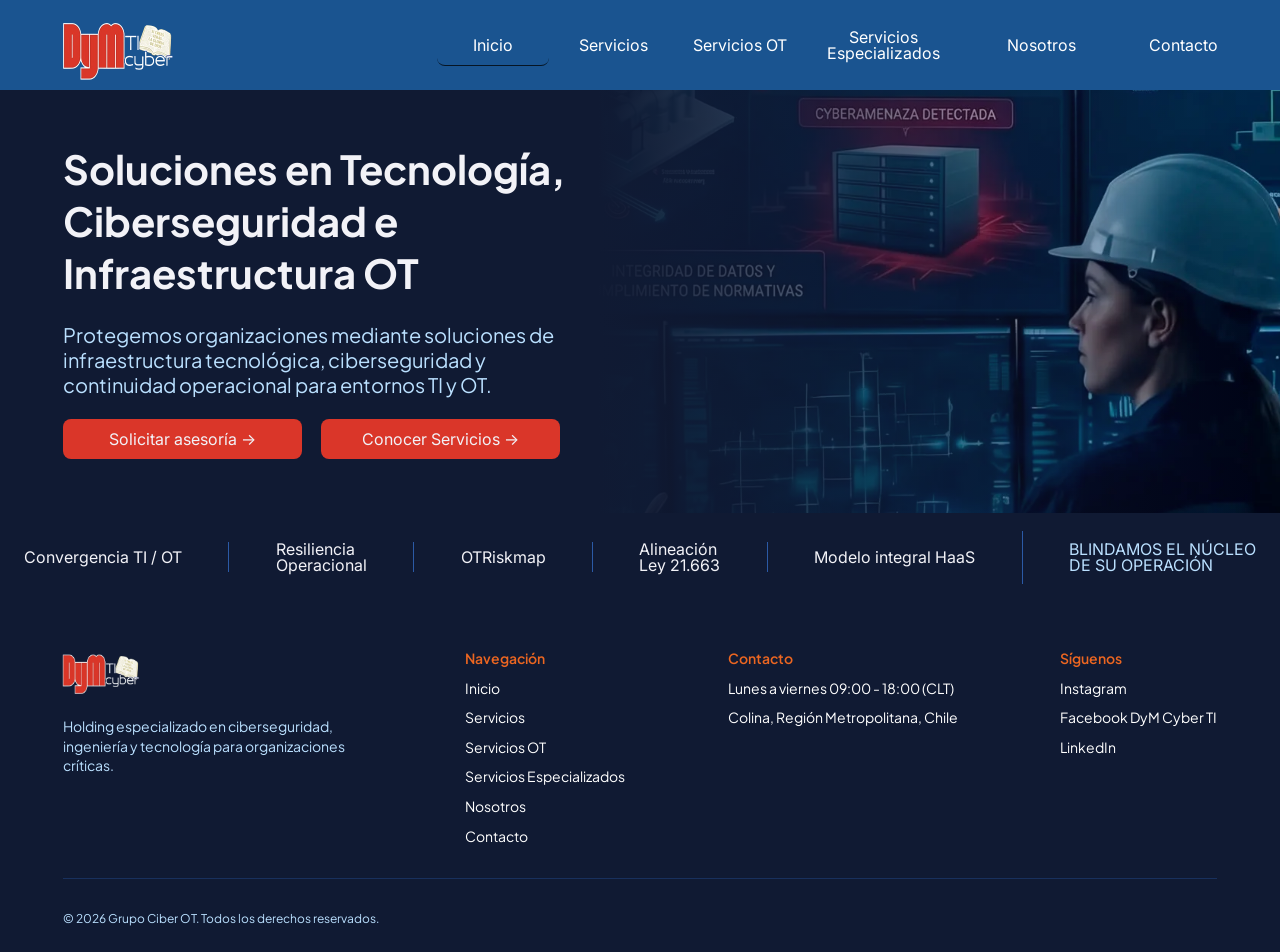
<file: index.html>
<!DOCTYPE html>
<html lang="es">
<head>
  <meta charset="UTF-8">
  <meta name="viewport" content="width=device-width, initial-scale=1.0">
  <title>DyM Cyber - Tecnología y Ciberseguridad</title>
  <link rel="icon" href="favicon.ico" sizes="32x32">
  <link rel="icon" href="imagenes/favicon.png" type="image/png">
  <link rel="apple-touch-icon" href="imagenes/apple-touch-icon.png">
  <!-- Precarga la página del menú al pasar el mouse, para que el cambio sea instantáneo (Chrome y Edge) -->
  <script type="speculationrules">{ "prerender": [{ "where": { "href_matches": "/*" }, "eagerness": "moderate" }] }</script>
  <meta name="description" content="DyM Cyber ofrece soluciones de tecnología, ciberseguridad, infraestructura TI y OT, automatización industrial, conectividad y continuidad operacional.">
  <link rel="preconnect" href="https://fonts.googleapis.com">
  <link rel="preconnect" href="https://fonts.gstatic.com" crossorigin>
  <link href="https://fonts.googleapis.com/css2?family=Inter:wght@400&family=Plus+Jakarta+Sans:wght@400;600;700&display=swap" rel="stylesheet">
  <link rel="stylesheet" href="css/estilos.css">
</head>
<body>

  <!-- Componente: Header -->
  <header class="header">
    <div class="header__barra">
      <a href="index.html" class="header__logo">
        <img src="imagenes/logo.png" alt="DyM Cyber" data-logo>
      </a>
      <span class="header__lema">"Si crees, verás la gloria de Dios"</span>
      <button class="menu__boton-movil" aria-label="Abrir menú" aria-expanded="false">☰</button>
      <nav class="header__nav">
        <ul class="menu">
          <li><a href="index.html" class="menu__item menu__item--activo">Inicio</a></li>
          <li><a href="servicios.html" class="menu__item">Servicios</a></li>
          <li><a href="servicios-ot.html" class="menu__item">Servicios OT</a></li>
          <li><a href="servicios-especializados.html" class="menu__item">Servicios<br>Especializados</a></li>
          <li><a href="nosotros.html" class="menu__item menu__item--ancho">Nosotros</a></li>
          <li><a href="contacto.html" class="menu__item">Contacto</a></li>
        </ul>
      </nav>
    </div>
  </header>

  <main>
    <!-- Hero -->
    <section class="hero">
      <div class="hero__contenido">
        <h1 class="hero__titulo">Soluciones en Tecnología, Ciberseguridad e Infraestructura OT</h1>
        <p class="hero__texto">Protegemos organizaciones mediante soluciones de infraestructura tecnológica, ciberseguridad y continuidad operacional para entornos TI y OT.</p>
        <div class="hero__botones">
          <a href="contacto.html" class="boton boton--cta">Solicitar asesoría →</a>
          <a href="servicios.html" class="boton boton--cta">Conocer Servicios →</a>
        </div>
      </div>
    </section>

    <!-- Franja de pilares -->
    <section class="pilares">
      <ul class="pilares__lista">
        <li class="pilares__item">Convergencia TI / OT</li>
        <li class="pilares__divisor" aria-hidden="true"></li>
        <li class="pilares__item">Resiliencia<br>Operacional</li>
        <li class="pilares__divisor" aria-hidden="true"></li>
        <li class="pilares__item">OTRiskmap</li>
        <li class="pilares__divisor" aria-hidden="true"></li>
        <li class="pilares__item">Alineación<br>Ley 21.663</li>
        <li class="pilares__divisor" aria-hidden="true"></li>
        <li class="pilares__item">Modelo integral HaaS</li>
        <li class="pilares__divisor pilares__divisor--alto" aria-hidden="true"></li>
        <li class="pilares__item pilares__lema">BLINDAMOS EL NÚCLEO<br>DE SU OPERACIÓN</li>
      </ul>
    </section>
  </main>

  <!-- Componente: Footer -->
  <footer class="footer">
    <div class="footer__interior">
      <div class="footer__columnas">
        <div class="footer__marca">
          <img src="imagenes/logo.png" alt="DyM Cyber" data-logo>
          <p>Holding especializado en ciberseguridad, ingeniería y tecnología para organizaciones críticas.</p>
        </div>
        <div class="footer__col">
          <h3>Navegación</h3>
          <ul>
            <li><a href="index.html">Inicio</a></li>
            <li><a href="servicios.html">Servicios</a></li>
            <li><a href="servicios-ot.html">Servicios OT</a></li>
            <li><a href="servicios-especializados.html">Servicios Especializados</a></li>
            <li><a href="nosotros.html">Nosotros</a></li>
            <li><a href="contacto.html">Contacto</a></li>
          </ul>
        </div>
        <div class="footer__col">
          <h3>Contacto</h3>
          <ul>
            <li>Lunes a viernes 09:00 - 18:00 (CLT)</li>
            <li>Colina, Región Metropolitana, Chile</li>
          </ul>
        </div>
        <div class="footer__col">
          <h3>Síguenos</h3>
          <ul>
            <li>Instagram<!-- Pendiente: enlace a la cuenta de DyM --></li>
            <li><a href="https://www.facebook.com/people/DyM-cyber-TI/61595454421816/" target="_blank" rel="noopener">Facebook DyM Cyber TI</a></li>
            <li><a href="https://www.linkedin.com/company/dymti/" target="_blank" rel="noopener">LinkedIn</a></li>
          </ul>
        </div>
      </div>
      <hr class="footer__divisor">
      <p class="footer__copy">© 2026 Grupo Ciber OT. Todos los derechos reservados.</p>
    </div>
  </footer>

  <script src="js/main.js"></script>
</body>
</html>
</file>
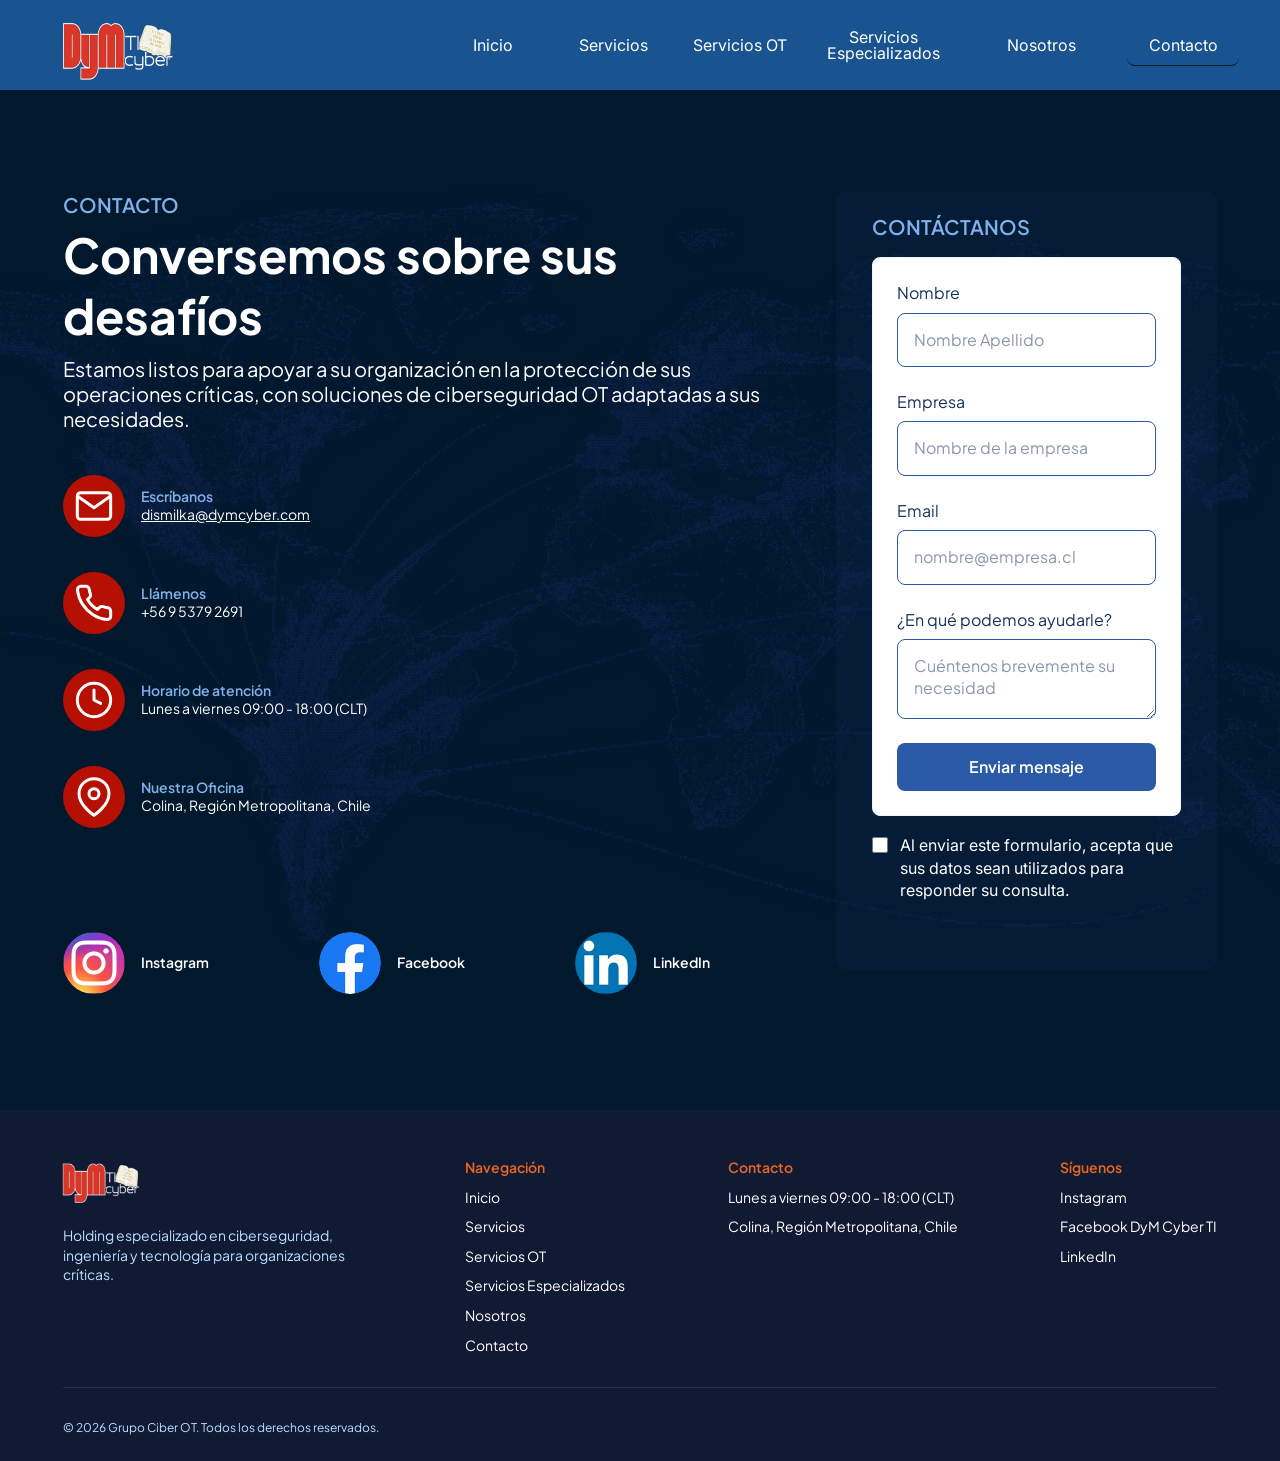
<file: contacto.html>
<!DOCTYPE html>
<html lang="es">
<head>
  <meta charset="UTF-8">
  <meta name="viewport" content="width=device-width, initial-scale=1.0">
  <title>Contacto - DyM Cyber</title>
  <link rel="icon" href="favicon.ico" sizes="32x32">
  <link rel="icon" href="imagenes/favicon.png" type="image/png">
  <link rel="apple-touch-icon" href="imagenes/apple-touch-icon.png">
  <!-- Precarga la página del menú al pasar el mouse, para que el cambio sea instantáneo (Chrome y Edge) -->
  <script type="speculationrules">{ "prerender": [{ "where": { "href_matches": "/*" }, "eagerness": "moderate" }] }</script>
  <meta name="description" content="Conversemos sobre los desafíos de su organización. Contacte a DyM Cyber para soluciones de ciberseguridad OT adaptadas a sus necesidades.">
  <link rel="preconnect" href="https://fonts.googleapis.com">
  <link rel="preconnect" href="https://fonts.gstatic.com" crossorigin>
  <link href="https://fonts.googleapis.com/css2?family=Inter:wght@400;600&family=Plus+Jakarta+Sans:wght@400;600;700&display=swap" rel="stylesheet">
  <link rel="stylesheet" href="css/estilos.css">
</head>
<body>

  <!-- Componente: Header -->
  <header class="header">
    <div class="header__barra">
      <a href="index.html" class="header__logo">
        <img src="imagenes/logo.png" alt="DyM Cyber" data-logo>
      </a>
      <span class="header__lema">"Si crees, verás la gloria de Dios"</span>
      <button class="menu__boton-movil" aria-label="Abrir menú" aria-expanded="false">☰</button>
      <nav class="header__nav">
        <ul class="menu">
          <li><a href="index.html" class="menu__item">Inicio</a></li>
          <li><a href="servicios.html" class="menu__item">Servicios</a></li>
          <li><a href="servicios-ot.html" class="menu__item">Servicios OT</a></li>
          <li><a href="servicios-especializados.html" class="menu__item">Servicios<br>Especializados</a></li>
          <li><a href="nosotros.html" class="menu__item menu__item--ancho">Nosotros</a></li>
          <li><a href="contacto.html" class="menu__item menu__item--activo">Contacto</a></li>
        </ul>
      </nav>
    </div>
  </header>

  <main class="contacto">
    <!-- Fondo: mapa al 20 %. Si el navegador tiene WebGPU, el lienzo le agrega el brillo que sigue al mouse -->
    <img class="contacto__fondo" src="imagenes/con-fondo.webp" alt="" width="4096" height="2733">
    <canvas class="contacto__brillo" data-brillo="imagenes/con-fondo.webp" aria-hidden="true"></canvas>

    <div class="contacto__interior contenedor">
      <div class="contacto__info">
        <div class="titulo-seccion titulo-seccion--claro">
          <p class="titulo-seccion__etiqueta">Contacto</p>
          <h1 class="titulo-seccion__titulo contacto__titulo">Conversemos sobre sus desafíos</h1>
        </div>
        <p class="contacto__texto">Estamos listos para apoyar a su organización en la protección de sus operaciones críticas, con soluciones de ciberseguridad OT adaptadas a sus necesidades.</p>

        <ul class="datos-contacto">
          <li class="dato">
            <span class="dato__icono"><img src="imagenes/icono-correo.svg" alt="" width="40" height="40"></span>
            <div>
              <p class="dato__titulo">Escríbanos</p>
              <a class="dato__valor dato__valor--enlace" href="mailto:dismilka@dymcyber.com">dismilka@dymcyber.com</a>
            </div>
          </li>
          <li class="dato">
            <span class="dato__icono"><img src="imagenes/icono-telefono.svg" alt="" width="40" height="40"></span>
            <div>
              <p class="dato__titulo">Llámenos</p>
              <a class="dato__valor" href="tel:+56953792691">+56 9 5379 2691</a>
            </div>
          </li>
          <li class="dato">
            <span class="dato__icono"><img src="imagenes/icono-reloj.svg" alt="" width="40" height="40"></span>
            <div>
              <p class="dato__titulo">Horario de atención</p>
              <p class="dato__valor">Lunes a viernes 09:00 - 18:00 (CLT)</p>
            </div>
          </li>
          <li class="dato">
            <span class="dato__icono"><img src="imagenes/icono-ubicacion.svg" alt="" width="40" height="40"></span>
            <div>
              <p class="dato__titulo">Nuestra Oficina</p>
              <p class="dato__valor">Colina, Región Metropolitana, Chile</p>
            </div>
          </li>
        </ul>

        <!-- Falta el enlace de Instagram de DyM (en Figma dice "...") -->
        <ul class="redes">
          <li class="red">
            <span class="red__logo"><img src="imagenes/logo-instagram.webp" alt="" width="62" height="62"></span>
            <span class="red__nombre">Instagram</span>
          </li>
          <li class="red">
            <a class="red__enlace" href="https://www.facebook.com/people/DyM-cyber-TI/61595454421816/" target="_blank" rel="noopener">
              <span class="red__logo"><img src="imagenes/logo-facebook.webp" alt="" width="62" height="62"></span>
              <span class="red__nombre">Facebook</span>
            </a>
          </li>
          <li class="red">
            <a class="red__enlace" href="https://www.linkedin.com/company/dymti/" target="_blank" rel="noopener">
              <span class="red__logo red__logo--linkedin"><img src="imagenes/logo-linkedin.webp" alt="" width="62" height="62"></span>
              <span class="red__nombre">LinkedIn</span>
            </a>
          </li>
        </ul>
      </div>

      <!-- Formulario: falta definir con el equipo cómo se envía y a qué correo -->
      <div class="panel-form">
        <h2 class="titulo-seccion__etiqueta panel-form__titulo">Contáctanos</h2>
        <form class="form" id="form-contacto" novalidate>
          <div class="campo">
            <label class="campo__etiqueta" for="nombre">Nombre</label>
            <input class="input" id="nombre" name="nombre" type="text" placeholder="Nombre Apellido" autocomplete="name" required>
          </div>
          <div class="campo">
            <label class="campo__etiqueta" for="empresa">Empresa</label>
            <input class="input" id="empresa" name="empresa" type="text" placeholder="Nombre de la empresa" autocomplete="organization">
          </div>
          <div class="campo">
            <label class="campo__etiqueta" for="email">Email</label>
            <input class="input" id="email" name="email" type="email" placeholder="nombre@empresa.cl" autocomplete="email" required>
          </div>
          <div class="campo">
            <label class="campo__etiqueta" for="mensaje">¿En qué podemos ayudarle?</label>
            <textarea class="input input--area" id="mensaje" name="mensaje" placeholder="Cuéntenos brevemente su necesidad" required></textarea>
          </div>
          <!-- Campo trampa contra spam: las personas no lo ven; si un robot lo llena, FormSubmit descarta el mensaje -->
          <input class="form__trampa" type="text" name="_honey" tabindex="-1" autocomplete="off" aria-hidden="true">
          <button class="boton boton--azul form__enviar" type="submit">Enviar mensaje</button>
        </form>
        <label class="consentimiento">
          <input type="checkbox" name="consentimiento" form="form-contacto" required>
          <span>Al enviar este formulario, acepta que sus datos sean utilizados para responder su consulta.</span>
        </label>
        <p class="form__estado" id="form-estado" role="status"></p>
      </div>
    </div>

    <!-- Aviso de confirmación (Figma: "Dialog Body"). Aparece al enviar el formulario -->
    <dialog class="aviso" id="aviso-enviado" aria-labelledby="aviso-titulo" tabindex="-1">
      <h2 class="aviso__titulo" id="aviso-titulo">¡Solicitud recibida!</h2>
      <p class="aviso__texto">Gracias por comunicarte con DyM Cyber.<br>Un especialista evaluará tu mensaje y te contactará a la brevedad.</p>
      <button class="aviso__cerrar" type="button" aria-label="Cerrar aviso">
        <img src="imagenes/icono-cerrar.svg" alt="" width="20" height="20">
      </button>
    </dialog>
  </main>

  <!-- Componente: Footer -->
  <footer class="footer">
    <div class="footer__interior">
      <div class="footer__columnas">
        <div class="footer__marca">
          <img src="imagenes/logo.png" alt="DyM Cyber" data-logo>
          <p>Holding especializado en ciberseguridad, ingeniería y tecnología para organizaciones críticas.</p>
        </div>
        <div class="footer__col">
          <h3>Navegación</h3>
          <ul>
            <li><a href="index.html">Inicio</a></li>
            <li><a href="servicios.html">Servicios</a></li>
            <li><a href="servicios-ot.html">Servicios OT</a></li>
            <li><a href="servicios-especializados.html">Servicios Especializados</a></li>
            <li><a href="nosotros.html">Nosotros</a></li>
            <li><a href="contacto.html">Contacto</a></li>
          </ul>
        </div>
        <div class="footer__col">
          <h3>Contacto</h3>
          <ul>
            <li>Lunes a viernes 09:00 - 18:00 (CLT)</li>
            <li>Colina, Región Metropolitana, Chile</li>
          </ul>
        </div>
        <div class="footer__col">
          <h3>Síguenos</h3>
          <ul>
            <li>Instagram<!-- Pendiente: enlace a la cuenta de DyM --></li>
            <li><a href="https://www.facebook.com/people/DyM-cyber-TI/61595454421816/" target="_blank" rel="noopener">Facebook DyM Cyber TI</a></li>
            <li><a href="https://www.linkedin.com/company/dymti/" target="_blank" rel="noopener">LinkedIn</a></li>
          </ul>
        </div>
      </div>
      <hr class="footer__divisor">
      <p class="footer__copy">© 2026 Grupo Ciber OT. Todos los derechos reservados.</p>
    </div>
  </footer>

  <script src="js/main.js"></script>
  <script src="js/brillo-fondo.js"></script>
</body>
</html>
</file>
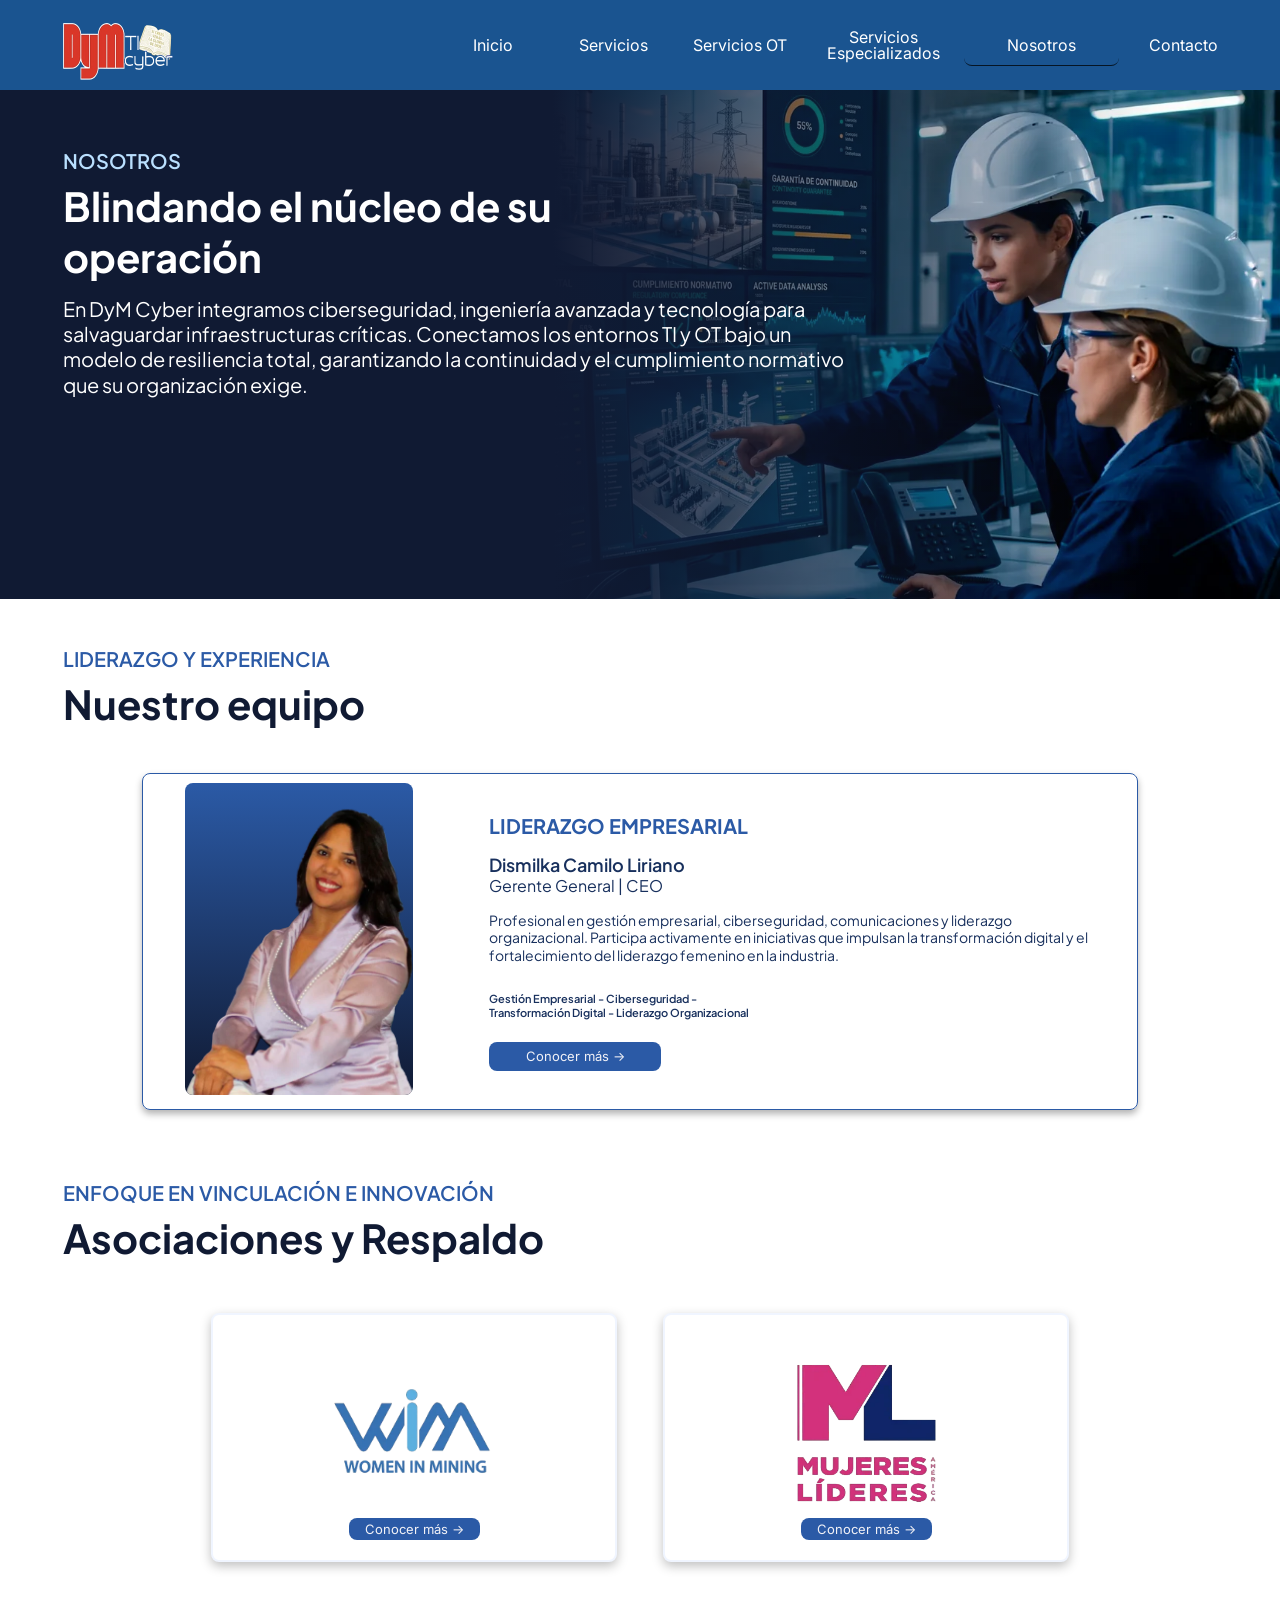
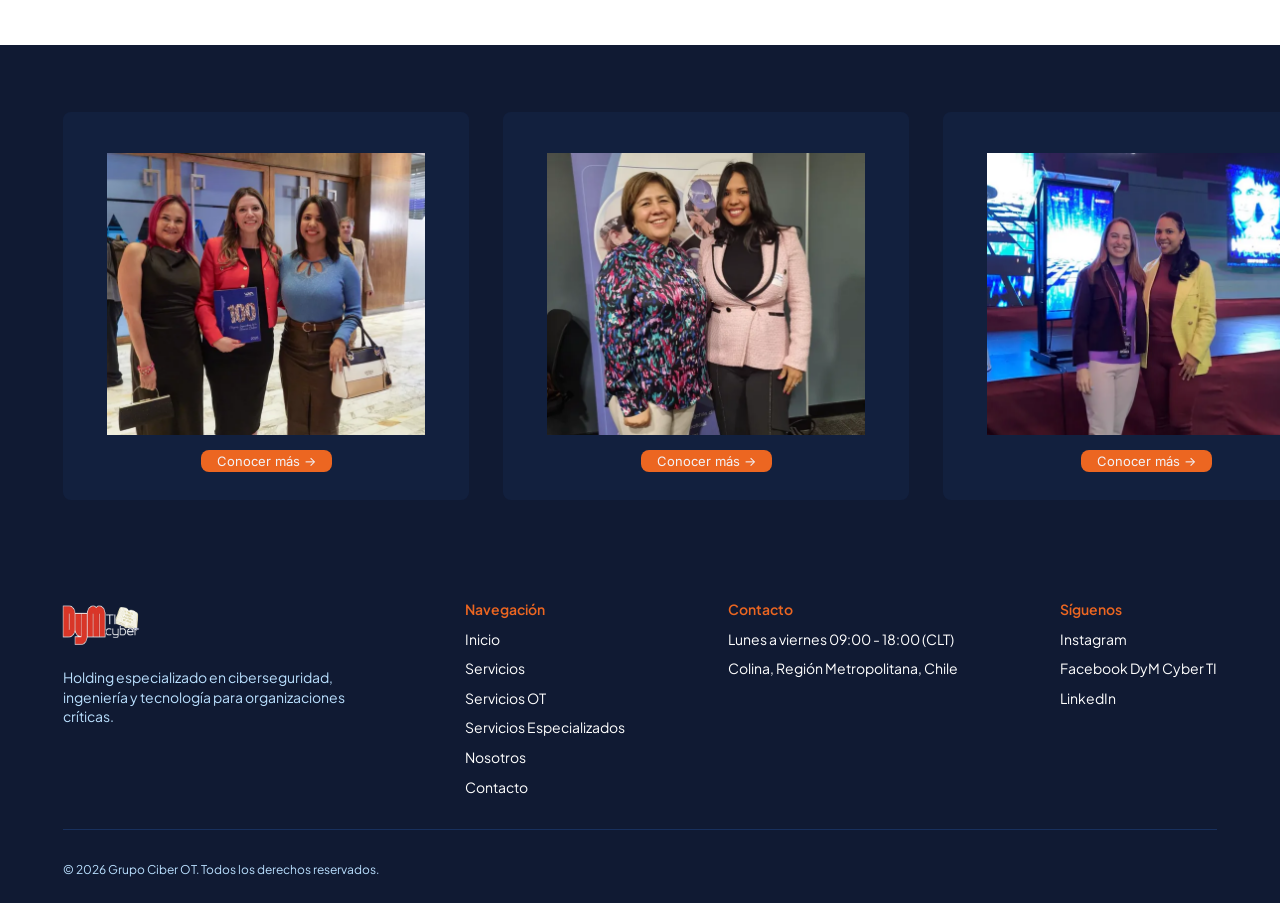
<file: nosotros.html>
<!DOCTYPE html>
<html lang="es">
<head>
  <meta charset="UTF-8">
  <meta name="viewport" content="width=device-width, initial-scale=1.0">
  <title>Nosotros - DyM Cyber</title>
  <link rel="icon" href="favicon.ico" sizes="32x32">
  <link rel="icon" href="imagenes/favicon.png" type="image/png">
  <link rel="apple-touch-icon" href="imagenes/apple-touch-icon.png">
  <!-- Precarga la página del menú al pasar el mouse, para que el cambio sea instantáneo (Chrome y Edge) -->
  <script type="speculationrules">{ "prerender": [{ "where": { "href_matches": "/*" }, "eagerness": "moderate" }] }</script>
  <meta name="description" content="DyM Cyber integra ciberseguridad, ingeniería avanzada y tecnología para salvaguardar infraestructuras críticas. Conozca a nuestro equipo y nuestras alianzas.">
  <link rel="preconnect" href="https://fonts.googleapis.com">
  <link rel="preconnect" href="https://fonts.gstatic.com" crossorigin>
  <link href="https://fonts.googleapis.com/css2?family=Inter:wght@400&family=Plus+Jakarta+Sans:wght@400;600;700&display=swap" rel="stylesheet">
  <link rel="stylesheet" href="css/estilos.css">
</head>
<body>

  <!-- Componente: Header -->
  <header class="header">
    <div class="header__barra">
      <a href="index.html" class="header__logo">
        <img src="imagenes/logo.png" alt="DyM Cyber" data-logo>
      </a>
      <span class="header__lema">"Si crees, verás la gloria de Dios"</span>
      <button class="menu__boton-movil" aria-label="Abrir menú" aria-expanded="false">☰</button>
      <nav class="header__nav">
        <ul class="menu">
          <li><a href="index.html" class="menu__item">Inicio</a></li>
          <li><a href="servicios.html" class="menu__item">Servicios</a></li>
          <li><a href="servicios-ot.html" class="menu__item">Servicios OT</a></li>
          <li><a href="servicios-especializados.html" class="menu__item">Servicios<br>Especializados</a></li>
          <li><a href="nosotros.html" class="menu__item menu__item--ancho menu__item--activo">Nosotros</a></li>
          <li><a href="contacto.html" class="menu__item">Contacto</a></li>
        </ul>
      </nav>
    </div>
  </header>

  <main>
    <!-- Hero con foto -->
    <section class="hero-nosotros">
      <div class="hero-nosotros__contenido contenedor">
        <div class="titulo-seccion titulo-seccion--claro">
          <p class="titulo-seccion__etiqueta">Nosotros</p>
          <h1 class="titulo-seccion__titulo">Blindando el núcleo de su operación</h1>
        </div>
        <p class="hero-nosotros__texto">En DyM Cyber integramos ciberseguridad, ingeniería avanzada y tecnología para salvaguardar infraestructuras críticas. Conectamos los entornos TI y OT bajo un modelo de resiliencia total, garantizando la continuidad y el cumplimiento normativo que su organización exige.</p>
      </div>
    </section>

    <!-- Equipo -->
    <section class="equipo contenedor">
      <div class="titulo-seccion">
        <p class="titulo-seccion__etiqueta">Liderazgo y experiencia</p>
        <h2 class="titulo-seccion__titulo">Nuestro equipo</h2>
      </div>
      <article class="perfil">
        <div class="perfil__foto">
          <img src="imagenes/nos-dismilka.webp" alt="Dismilka Camilo Liriano" width="800" height="800">
        </div>
        <div class="perfil__datos">
          <p class="perfil__area">Liderazgo empresarial</p>
          <h3 class="perfil__nombre">Dismilka Camilo Liriano</h3>
          <p class="perfil__cargo">Gerente General | CEO</p>
          <p class="perfil__bio">Profesional en gestión empresarial, ciberseguridad, comunicaciones y liderazgo organizacional. Participa activamente en iniciativas que impulsan la transformación digital y el fortalecimiento del liderazgo femenino en la industria.</p>
          <p class="perfil__areas">Gestión Empresarial - Ciberseguridad -<br>Transformación Digital - Liderazgo Organizacional</p>
          <a href="https://www.linkedin.com/in/dismilka-camilo-liriano-997904193/" class="boton-mini boton-mini--azul perfil__boton" target="_blank" rel="noopener">Conocer más →</a>
        </div>
      </article>
    </section>

    <!-- Asociaciones -->
    <section class="alianzas contenedor">
      <div class="titulo-seccion">
        <p class="titulo-seccion__etiqueta">Enfoque en vinculación e innovación</p>
        <h2 class="titulo-seccion__titulo">Asociaciones y Respaldo</h2>
      </div>
      <ul class="alianzas__lista">
        <li class="alianza">
          <img src="imagenes/nos-wim.webp" alt="Women in Mining" width="167" height="97">
          <a href="https://womeninminingchile.cl/" class="boton-mini boton-mini--azul" target="_blank" rel="noopener">Conocer más →</a>
        </li>
        <li class="alianza">
          <img src="imagenes/nos-mujeres-lideres.webp" alt="Mujeres Líderes" width="161" height="157">
          <a href="https://fundacioncd.org/iniciativas/mujereslamerica/" class="boton-mini boton-mini--azul" target="_blank" rel="noopener">Conocer más →</a>
        </li>
      </ul>
    </section>

    <!-- Galería de publicaciones de LinkedIn (desliza hacia el lado).
         Las tarjetas se arman solas desde la lista en js/publicaciones.js:
         para agregar una publicación, edita ese archivo, no este. -->
    <section class="fondo-navy">
      <ul class="galeria contenedor" aria-label="Publicaciones en LinkedIn" data-publicaciones></ul>
    </section>
  </main>

  <!-- Componente: Footer -->
  <footer class="footer">
    <div class="footer__interior">
      <div class="footer__columnas">
        <div class="footer__marca">
          <img src="imagenes/logo.png" alt="DyM Cyber" data-logo>
          <p>Holding especializado en ciberseguridad, ingeniería y tecnología para organizaciones críticas.</p>
        </div>
        <div class="footer__col">
          <h3>Navegación</h3>
          <ul>
            <li><a href="index.html">Inicio</a></li>
            <li><a href="servicios.html">Servicios</a></li>
            <li><a href="servicios-ot.html">Servicios OT</a></li>
            <li><a href="servicios-especializados.html">Servicios Especializados</a></li>
            <li><a href="nosotros.html">Nosotros</a></li>
            <li><a href="contacto.html">Contacto</a></li>
          </ul>
        </div>
        <div class="footer__col">
          <h3>Contacto</h3>
          <ul>
            <li>Lunes a viernes 09:00 - 18:00 (CLT)</li>
            <li>Colina, Región Metropolitana, Chile</li>
          </ul>
        </div>
        <div class="footer__col">
          <h3>Síguenos</h3>
          <ul>
            <li>Instagram<!-- Pendiente: enlace a la cuenta de DyM --></li>
            <li><a href="https://www.facebook.com/people/DyM-cyber-TI/61595454421816/" target="_blank" rel="noopener">Facebook DyM Cyber TI</a></li>
            <li><a href="https://www.linkedin.com/company/dymti/" target="_blank" rel="noopener">LinkedIn</a></li>
          </ul>
        </div>
      </div>
      <hr class="footer__divisor">
      <p class="footer__copy">© 2026 Grupo Ciber OT. Todos los derechos reservados.</p>
    </div>
  </footer>

  <script src="js/main.js"></script>
  <script src="js/publicaciones.js"></script>
</body>
</html>
</file>
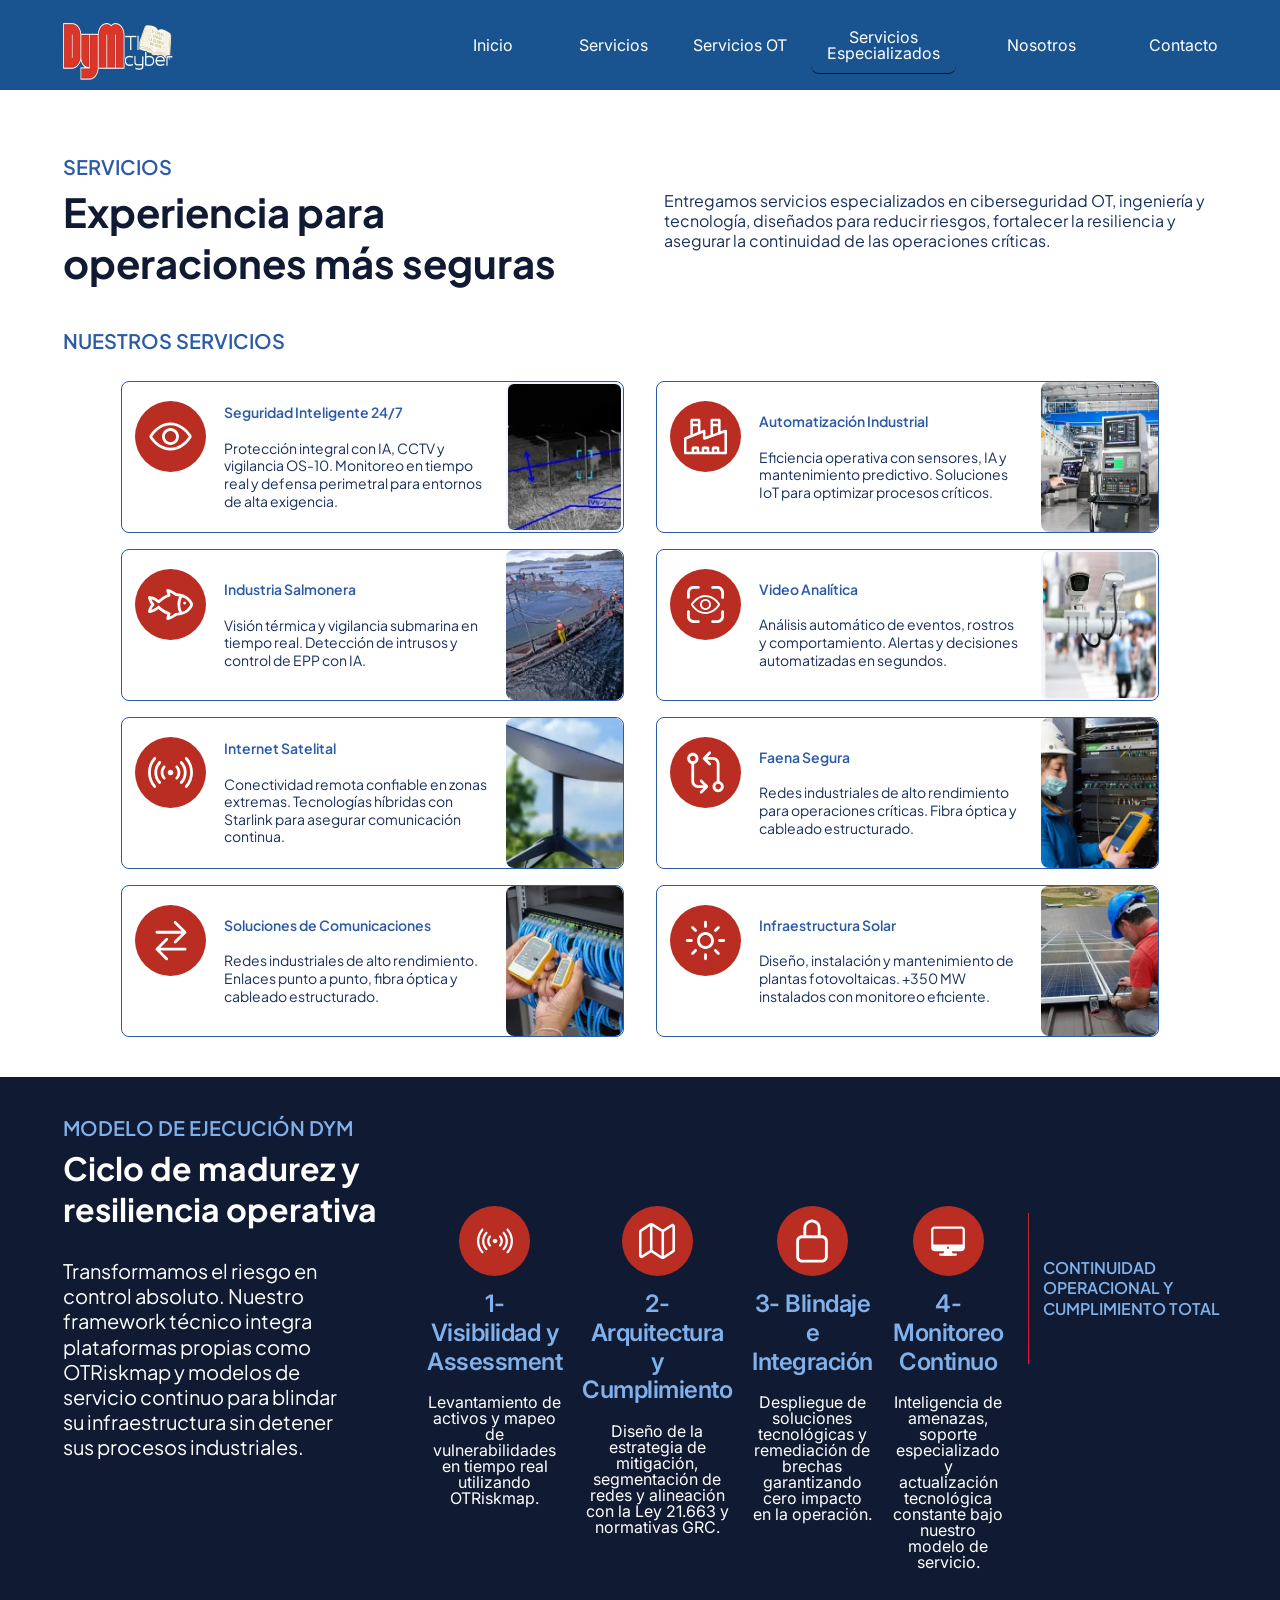
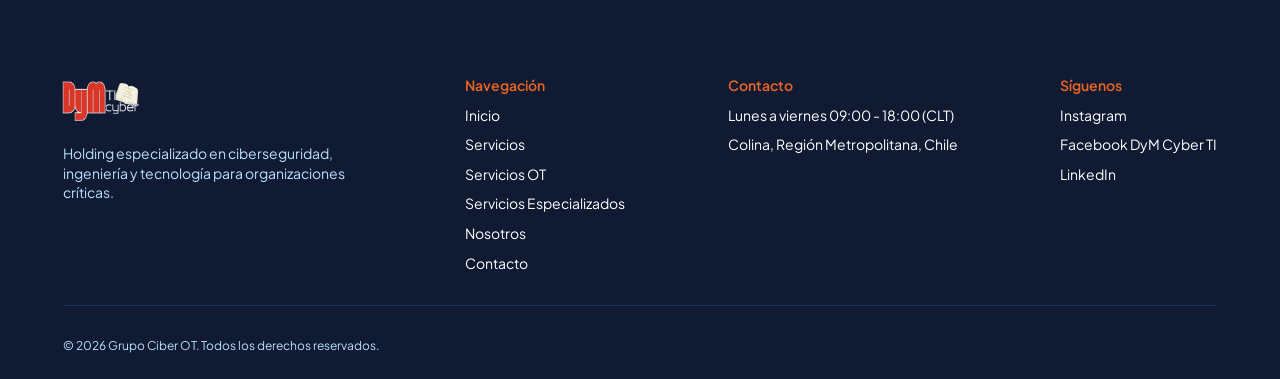
<file: servicios-especializados.html>
<!DOCTYPE html>
<html lang="es">
<head>
  <meta charset="UTF-8">
  <meta name="viewport" content="width=device-width, initial-scale=1.0">
  <title>Servicios Especializados - DyM Cyber</title>
  <link rel="icon" href="favicon.ico" sizes="32x32">
  <link rel="icon" href="imagenes/favicon.png" type="image/png">
  <link rel="apple-touch-icon" href="imagenes/apple-touch-icon.png">
  <!-- Precarga la página del menú al pasar el mouse, para que el cambio sea instantáneo (Chrome y Edge) -->
  <script type="speculationrules">{ "prerender": [{ "where": { "href_matches": "/*" }, "eagerness": "moderate" }] }</script>
  <meta name="description" content="Servicios especializados de DyM Cyber en ciberseguridad OT, ingeniería y tecnología: seguridad inteligente, automatización industrial, conectividad satelital, infraestructura solar y más.">
  <link rel="preconnect" href="https://fonts.googleapis.com">
  <link rel="preconnect" href="https://fonts.gstatic.com" crossorigin>
  <link href="https://fonts.googleapis.com/css2?family=Inter:wght@400;600&family=Plus+Jakarta+Sans:wght@400;600;700&display=swap" rel="stylesheet">
  <link rel="stylesheet" href="css/estilos.css">
</head>
<body>

  <!-- Componente: Header -->
  <header class="header">
    <div class="header__barra">
      <a href="index.html" class="header__logo">
        <img src="imagenes/logo.png" alt="DyM Cyber" data-logo>
      </a>
      <span class="header__lema">"Si crees, verás la gloria de Dios"</span>
      <button class="menu__boton-movil" aria-label="Abrir menú" aria-expanded="false">☰</button>
      <nav class="header__nav">
        <ul class="menu">
          <li><a href="index.html" class="menu__item">Inicio</a></li>
          <li><a href="servicios.html" class="menu__item">Servicios</a></li>
          <li><a href="servicios-ot.html" class="menu__item">Servicios OT</a></li>
          <li><a href="servicios-especializados.html" class="menu__item menu__item--activo">Servicios<br>Especializados</a></li>
          <li><a href="nosotros.html" class="menu__item menu__item--ancho">Nosotros</a></li>
          <li><a href="contacto.html" class="menu__item">Contacto</a></li>
        </ul>
      </nav>
    </div>
  </header>

  <main>
    <!-- Introducción -->
    <section class="intro contenedor">
      <div class="titulo-seccion">
        <p class="titulo-seccion__etiqueta">Servicios</p>
        <h1 class="titulo-seccion__titulo">Experiencia para operaciones más seguras</h1>
      </div>
      <div class="intro__texto intro__texto--medio">
        <p>Entregamos servicios especializados en ciberseguridad OT, ingeniería y tecnología, diseñados para reducir riesgos, fortalecer la resiliencia y asegurar la continuidad de las operaciones críticas.</p>
      </div>
    </section>

    <!-- Nuestros servicios: 8 tarjetas -->
    <section class="servicios-esp contenedor">
      <h2 class="titulo-seccion__etiqueta servicios-esp__etiqueta">Nuestros servicios</h2>
      <ul class="servicios-esp__lista">
        <li class="tarjeta-esp">
          <span class="tarjeta-esp__icono"><img src="imagenes/icono-ojo.svg" alt="" width="45" height="45"></span>
          <div>
            <h3 class="tarjeta-esp__titulo">Seguridad Inteligente 24/7</h3>
            <p class="tarjeta-esp__texto">Protección integral con IA, CCTV y vigilancia OS-10. Monitoreo en tiempo real y defensa perimetral para entornos de alta exigencia.</p>
          </div>
          <img class="tarjeta-esp__foto tarjeta-esp__foto--borde" src="imagenes/esp-seguridad.webp" alt="Cámara de vigilancia perimetral" width="377" height="390">
        </li>
        <li class="tarjeta-esp">
          <span class="tarjeta-esp__icono"><img src="imagenes/icono-fabrica.svg" alt="" width="43" height="43"></span>
          <div>
            <h3 class="tarjeta-esp__titulo">Automatización Industrial</h3>
            <p class="tarjeta-esp__texto">Eficiencia operativa con sensores, IA y mantenimiento predictivo. Soluciones IoT para optimizar procesos críticos.</p>
          </div>
          <img class="tarjeta-esp__foto" style="object-position: 63% 50%" src="imagenes/esp-automatizacion.webp" alt="Tablero de control industrial" width="870" height="580">
        </li>
        <li class="tarjeta-esp">
          <span class="tarjeta-esp__icono"><img src="imagenes/icono-pez.svg" alt="" width="45" height="31"></span>
          <div>
            <h3 class="tarjeta-esp__titulo">Industria Salmonera</h3>
            <p class="tarjeta-esp__texto">Visión térmica y vigilancia submarina en tiempo real. Detección de intrusos y control de EPP con IA.</p>
          </div>
          <img class="tarjeta-esp__foto" src="imagenes/esp-salmonera.webp" alt="Centro de cultivo de salmones" width="1200" height="800">
        </li>
        <li class="tarjeta-esp">
          <!-- Ícono compuesto en Figma: marco de escaneo + ojo -->
          <span class="tarjeta-esp__icono">
            <span class="icono-scan" aria-hidden="true">
              <img class="icono-scan__marco" src="imagenes/icono-scan-marco.svg" alt="">
              <img class="icono-scan__ojo" src="imagenes/icono-scan-ojo.svg" alt="">
              <img class="icono-scan__pupila" src="imagenes/icono-scan-pupila.svg" alt="">
            </span>
          </span>
          <div>
            <h3 class="tarjeta-esp__titulo">Video Analítica</h3>
            <p class="tarjeta-esp__texto">Análisis automático de eventos, rostros y comportamiento. Alertas y decisiones automatizadas en segundos.</p>
          </div>
          <img class="tarjeta-esp__foto tarjeta-esp__foto--borde" style="object-position: 0% 50%" src="imagenes/esp-video.webp" alt="Cámaras de video analítica" width="900" height="526">
        </li>
        <li class="tarjeta-esp">
          <span class="tarjeta-esp__icono"><img src="imagenes/icono-antena.svg" alt="" width="45" height="45"></span>
          <div>
            <h3 class="tarjeta-esp__titulo">Internet Satelital</h3>
            <p class="tarjeta-esp__texto">Conectividad remota confiable en zonas extremas. Tecnologías híbridas con Starlink para asegurar comunicación continua.</p>
          </div>
          <img class="tarjeta-esp__foto" src="imagenes/esp-satelital.webp" alt="Antena satelital" width="1200" height="630">
        </li>
        <li class="tarjeta-esp">
          <span class="tarjeta-esp__icono"><img src="imagenes/icono-comparar.svg" alt="" width="45" height="45"></span>
          <div>
            <h3 class="tarjeta-esp__titulo">Faena Segura</h3>
            <p class="tarjeta-esp__texto">Redes industriales de alto rendimiento para operaciones críticas. Fibra óptica y cableado estructurado.</p>
          </div>
          <img class="tarjeta-esp__foto" src="imagenes/esp-faena.webp" alt="Técnico revisando un rack de comunicaciones" width="1200" height="675">
        </li>
        <li class="tarjeta-esp">
          <span class="tarjeta-esp__icono"><img src="imagenes/icono-intercambio.svg" alt="" width="45" height="45"></span>
          <div>
            <h3 class="tarjeta-esp__titulo">Soluciones de Comunicaciones</h3>
            <p class="tarjeta-esp__texto">Redes industriales de alto rendimiento. Enlaces punto a punto, fibra óptica y cableado estructurado.</p>
          </div>
          <img class="tarjeta-esp__foto" style="object-position: 42% 50%" src="imagenes/esp-comunicaciones.webp" alt="Certificación de cableado estructurado" width="1200" height="675">
        </li>
        <li class="tarjeta-esp">
          <span class="tarjeta-esp__icono"><img src="imagenes/icono-sol.svg" alt="" width="45" height="45"></span>
          <div>
            <h3 class="tarjeta-esp__titulo">Infraestructura Solar</h3>
            <p class="tarjeta-esp__texto">Diseño, instalación y mantenimiento de plantas fotovoltaicas. +350 MW instalados con monitoreo eficiente.</p>
          </div>
          <img class="tarjeta-esp__foto" src="imagenes/esp-solar.webp" alt="Instalación de paneles solares" width="1000" height="485">
        </li>
      </ul>
    </section>

    <!-- Modelo de ejecución (fondo navy) -->
    <section class="fondo-navy">
      <div class="modelo contenedor">
        <div class="modelo__intro">
          <div class="titulo-seccion titulo-seccion--claro">
            <p class="titulo-seccion__etiqueta">Modelo de ejecución DyM</p>
            <h2 class="titulo-seccion__titulo modelo__titulo">Ciclo de madurez y<br>resiliencia operativa</h2>
          </div>
          <p class="modelo__texto">Transformamos el riesgo en control absoluto. Nuestro framework técnico integra plataformas propias como OTRiskmap y modelos de servicio continuo para blindar su infraestructura sin detener sus procesos industriales.</p>
        </div>
        <ol class="modelo__pasos">
          <li class="paso">
            <span class="paso__icono"><img src="imagenes/icono-antena-chica.svg" alt="" width="36" height="36"></span>
            <h3 class="paso__titulo">1- Visibilidad y Assessment</h3>
            <p class="paso__texto">Levantamiento de activos y mapeo de vulnerabilidades en tiempo real utilizando OTRiskmap.</p>
          </li>
          <li class="paso">
            <span class="paso__icono"><img src="imagenes/icono-mapa-paso.svg" alt="" width="36" height="36"></span>
            <h3 class="paso__titulo">2- Arquitectura y Cumplimiento</h3>
            <p class="paso__texto">Diseño de la estrategia de mitigación, segmentación de redes y alineación con la Ley 21.663 y normativas GRC.</p>
          </li>
          <li class="paso">
            <span class="paso__icono"><img src="imagenes/icono-candado.svg" alt="" width="46" height="46"></span>
            <h3 class="paso__titulo">3- Blindaje e Integración</h3>
            <p class="paso__texto">Despliegue de soluciones tecnológicas y remediación de brechas garantizando cero impacto en la operación.</p>
          </li>
          <li class="paso">
            <span class="paso__icono"><img src="imagenes/icono-pantalla.svg" alt="" width="36" height="36"></span>
            <h3 class="paso__titulo">4- Monitoreo Continuo</h3>
            <p class="paso__texto">Inteligencia de amenazas, soporte especializado y actualización tecnológica constante bajo nuestro modelo de servicio.</p>
          </li>
        </ol>
        <p class="modelo__resultado">Continuidad operacional y cumplimiento total</p>
      </div>
    </section>
  </main>

  <!-- Componente: Footer -->
  <footer class="footer">
    <div class="footer__interior">
      <div class="footer__columnas">
        <div class="footer__marca">
          <img src="imagenes/logo.png" alt="DyM Cyber" data-logo>
          <p>Holding especializado en ciberseguridad, ingeniería y tecnología para organizaciones críticas.</p>
        </div>
        <div class="footer__col">
          <h3>Navegación</h3>
          <ul>
            <li><a href="index.html">Inicio</a></li>
            <li><a href="servicios.html">Servicios</a></li>
            <li><a href="servicios-ot.html">Servicios OT</a></li>
            <li><a href="servicios-especializados.html">Servicios Especializados</a></li>
            <li><a href="nosotros.html">Nosotros</a></li>
            <li><a href="contacto.html">Contacto</a></li>
          </ul>
        </div>
        <div class="footer__col">
          <h3>Contacto</h3>
          <ul>
            <li>Lunes a viernes 09:00 - 18:00 (CLT)</li>
            <li>Colina, Región Metropolitana, Chile</li>
          </ul>
        </div>
        <div class="footer__col">
          <h3>Síguenos</h3>
          <ul>
            <li>Instagram<!-- Pendiente: enlace a la cuenta de DyM --></li>
            <li><a href="https://www.facebook.com/people/DyM-cyber-TI/61595454421816/" target="_blank" rel="noopener">Facebook DyM Cyber TI</a></li>
            <li><a href="https://www.linkedin.com/company/dymti/" target="_blank" rel="noopener">LinkedIn</a></li>
          </ul>
        </div>
      </div>
      <hr class="footer__divisor">
      <p class="footer__copy">© 2026 Grupo Ciber OT. Todos los derechos reservados.</p>
    </div>
  </footer>

  <script src="js/main.js"></script>
</body>
</html>
</file>
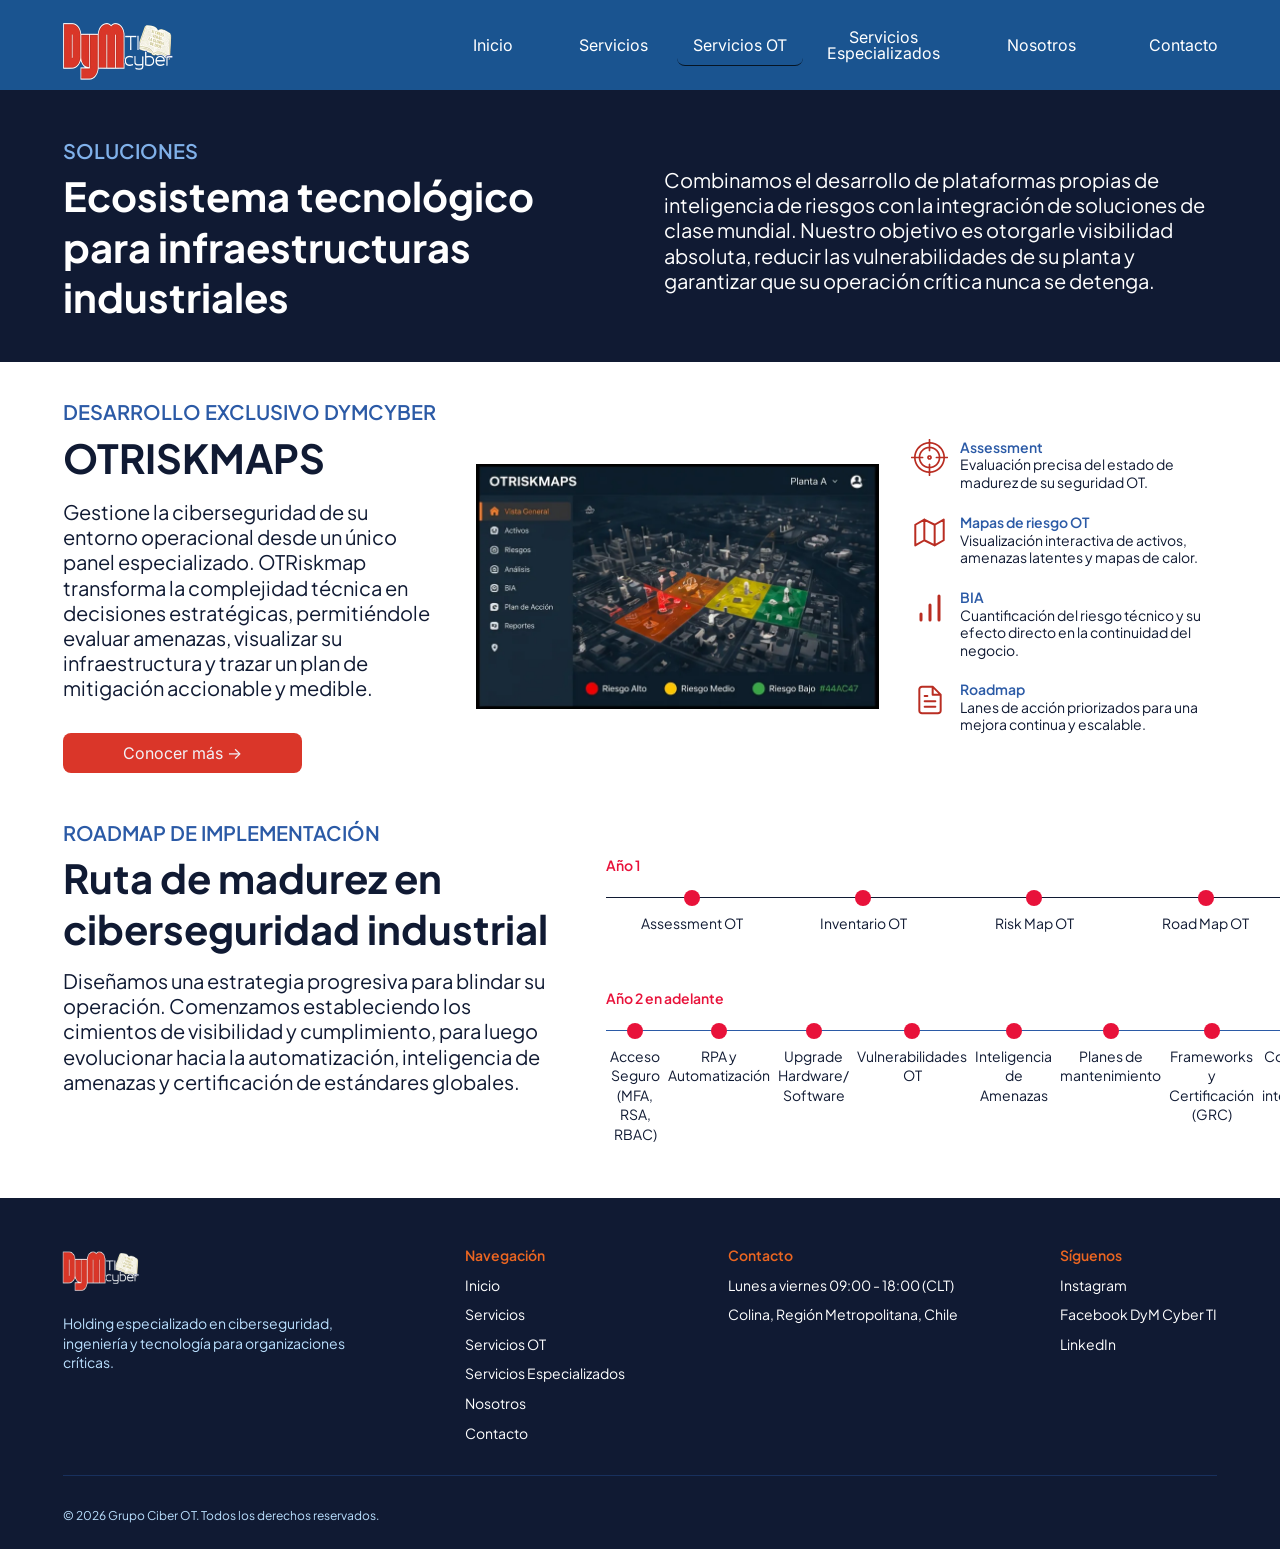
<file: servicios-ot.html>
<!DOCTYPE html>
<html lang="es">
<head>
  <meta charset="UTF-8">
  <meta name="viewport" content="width=device-width, initial-scale=1.0">
  <title>Servicios OT - DyM Cyber</title>
  <link rel="icon" href="favicon.ico" sizes="32x32">
  <link rel="icon" href="imagenes/favicon.png" type="image/png">
  <link rel="apple-touch-icon" href="imagenes/apple-touch-icon.png">
  <!-- Precarga la página del menú al pasar el mouse, para que el cambio sea instantáneo (Chrome y Edge) -->
  <script type="speculationrules">{ "prerender": [{ "where": { "href_matches": "/*" }, "eagerness": "moderate" }] }</script>
  <meta name="description" content="Ecosistema tecnológico para infraestructuras industriales: OTRiskmap, la plataforma de DyM Cyber, y una ruta de madurez en ciberseguridad industrial.">
  <link rel="preconnect" href="https://fonts.googleapis.com">
  <link rel="preconnect" href="https://fonts.gstatic.com" crossorigin>
  <link href="https://fonts.googleapis.com/css2?family=Inter:wght@400&family=Plus+Jakarta+Sans:wght@400;600;700&display=swap" rel="stylesheet">
  <link rel="stylesheet" href="css/estilos.css">
</head>
<body>

  <!-- Componente: Header -->
  <header class="header">
    <div class="header__barra">
      <a href="index.html" class="header__logo">
        <img src="imagenes/logo.png" alt="DyM Cyber" data-logo>
      </a>
      <span class="header__lema">"Si crees, verás la gloria de Dios"</span>
      <button class="menu__boton-movil" aria-label="Abrir menú" aria-expanded="false">☰</button>
      <nav class="header__nav">
        <ul class="menu">
          <li><a href="index.html" class="menu__item">Inicio</a></li>
          <li><a href="servicios.html" class="menu__item">Servicios</a></li>
          <li><a href="servicios-ot.html" class="menu__item menu__item--activo">Servicios OT</a></li>
          <li><a href="servicios-especializados.html" class="menu__item">Servicios<br>Especializados</a></li>
          <li><a href="nosotros.html" class="menu__item menu__item--ancho">Nosotros</a></li>
          <li><a href="contacto.html" class="menu__item">Contacto</a></li>
        </ul>
      </nav>
    </div>
  </header>

  <main>
    <!-- Introducción (fondo navy) -->
    <section class="fondo-navy">
      <div class="intro intro--oscuro contenedor">
        <div class="titulo-seccion titulo-seccion--claro">
          <p class="titulo-seccion__etiqueta">Soluciones</p>
          <h1 class="titulo-seccion__titulo">Ecosistema tecnológico para infraestructuras industriales</h1>
        </div>
        <div class="intro__texto">
          <p>Combinamos el desarrollo de plataformas propias de inteligencia de riesgos con la integración de soluciones de clase mundial. Nuestro objetivo es otorgarle visibilidad absoluta, reducir las vulnerabilidades de su planta y garantizar que su operación crítica nunca se detenga.</p>
        </div>
      </div>
    </section>

    <!-- OTRiskmap -->
    <section class="otriskmap contenedor">
      <div>
        <div class="titulo-seccion">
          <p class="titulo-seccion__etiqueta">Desarrollo exclusivo DyMCyber</p>
          <h2 class="titulo-seccion__titulo">OTRISKMAPS</h2>
        </div>
        <p class="otriskmap__texto">Gestione la ciberseguridad de su entorno operacional desde un único panel especializado. OTRiskmap transforma la complejidad técnica en decisiones estratégicas, permitiéndole evaluar amenazas, visualizar su infraestructura y trazar un plan de mitigación accionable y medible.</p>
        <a href="https://otriskmap.com" class="boton boton--cta" target="_blank" rel="noopener">Conocer más →</a>
      </div>
      <div class="otriskmap__imagen">
        <img src="imagenes/computador.webp" alt="Panel de OTRiskmap con el mapa de riesgo de una planta" width="1285" height="816">
      </div>
      <ul class="caracteristicas">
        <li class="caracteristica">
          <span class="caracteristica__icono"><img src="imagenes/icono-objetivo.svg" alt="" width="37" height="37" class="icono-volteado"></span>
          <div>
            <h3 class="caracteristica__titulo">Assessment</h3>
            <p class="caracteristica__texto">Evaluación precisa del estado de madurez de su seguridad OT.</p>
          </div>
        </li>
        <li class="caracteristica">
          <span class="caracteristica__icono"><img src="imagenes/icono-mapa.svg" alt="" width="31" height="31"></span>
          <div>
            <h3 class="caracteristica__titulo">Mapas de riesgo OT</h3>
            <p class="caracteristica__texto">Visualización interactiva de activos, amenazas latentes y mapas de calor.</p>
          </div>
        </li>
        <li class="caracteristica">
          <span class="caracteristica__icono"><img src="imagenes/icono-grafico.svg" alt="" width="36" height="36"></span>
          <div>
            <h3 class="caracteristica__titulo">BIA</h3>
            <p class="caracteristica__texto">Cuantificación del riesgo técnico y su efecto directo en la continuidad del negocio.</p>
          </div>
        </li>
        <li class="caracteristica">
          <span class="caracteristica__icono"><img src="imagenes/icono-documento.svg" alt="" width="32" height="32"></span>
          <div>
            <h3 class="caracteristica__titulo">Roadmap</h3>
            <p class="caracteristica__texto">Lanes de acción priorizados para una mejora continua y escalable.</p>
          </div>
        </li>
      </ul>
    </section>

    <!-- Roadmap de implementación -->
    <section class="ruta contenedor">
      <div>
        <div class="titulo-seccion">
          <p class="titulo-seccion__etiqueta">Roadmap de implementación</p>
          <h2 class="titulo-seccion__titulo">Ruta de madurez en ciberseguridad industrial</h2>
        </div>
        <p class="ruta__texto">Diseñamos una estrategia progresiva para blindar su operación. Comenzamos estableciendo los cimientos de visibilidad y cumplimiento, para luego evolucionar hacia la automatización, inteligencia de amenazas y certificación de estándares globales.</p>
      </div>
      <div class="ruta__lineas">
        <div class="linea-tiempo">
          <h3 class="linea-tiempo__anio">Año 1</h3>
          <ol class="linea-tiempo__hitos">
            <li>Assessment OT</li>
            <li>Inventario OT</li>
            <li>Risk Map OT</li>
            <li>Road Map OT</li>
            <li>Validación Jurídica y Legal</li>
          </ol>
        </div>
        <div class="linea-tiempo linea-tiempo--azul">
          <h3 class="linea-tiempo__anio">Año 2 en adelante</h3>
          <ol class="linea-tiempo__hitos">
            <li>Acceso Seguro (MFA, RSA, RBAC)</li>
            <li>RPA y Automatización</li>
            <li>Upgrade Hardware/ Software</li>
            <li>Vulnerabilidades OT</li>
            <li>Inteligencia de Amenazas</li>
            <li>Planes de mantenimiento</li>
            <li>Frameworks y Certificación (GRC)</li>
            <li>Compliance local e internacional</li>
            <li>Sistema de Gestión Ciberseguridad Industrial (SGCI)</li>
          </ol>
        </div>
      </div>
    </section>
  </main>

  <!-- Componente: Footer -->
  <footer class="footer">
    <div class="footer__interior">
      <div class="footer__columnas">
        <div class="footer__marca">
          <img src="imagenes/logo.png" alt="DyM Cyber" data-logo>
          <p>Holding especializado en ciberseguridad, ingeniería y tecnología para organizaciones críticas.</p>
        </div>
        <div class="footer__col">
          <h3>Navegación</h3>
          <ul>
            <li><a href="index.html">Inicio</a></li>
            <li><a href="servicios.html">Servicios</a></li>
            <li><a href="servicios-ot.html">Servicios OT</a></li>
            <li><a href="servicios-especializados.html">Servicios Especializados</a></li>
            <li><a href="nosotros.html">Nosotros</a></li>
            <li><a href="contacto.html">Contacto</a></li>
          </ul>
        </div>
        <div class="footer__col">
          <h3>Contacto</h3>
          <ul>
            <li>Lunes a viernes 09:00 - 18:00 (CLT)</li>
            <li>Colina, Región Metropolitana, Chile</li>
          </ul>
        </div>
        <div class="footer__col">
          <h3>Síguenos</h3>
          <ul>
            <li>Instagram<!-- Pendiente: enlace a la cuenta de DyM --></li>
            <li><a href="https://www.facebook.com/people/DyM-cyber-TI/61595454421816/" target="_blank" rel="noopener">Facebook DyM Cyber TI</a></li>
            <li><a href="https://www.linkedin.com/company/dymti/" target="_blank" rel="noopener">LinkedIn</a></li>
          </ul>
        </div>
      </div>
      <hr class="footer__divisor">
      <p class="footer__copy">© 2026 Grupo Ciber OT. Todos los derechos reservados.</p>
    </div>
  </footer>

  <script src="js/main.js"></script>
</body>
</html>
</file>
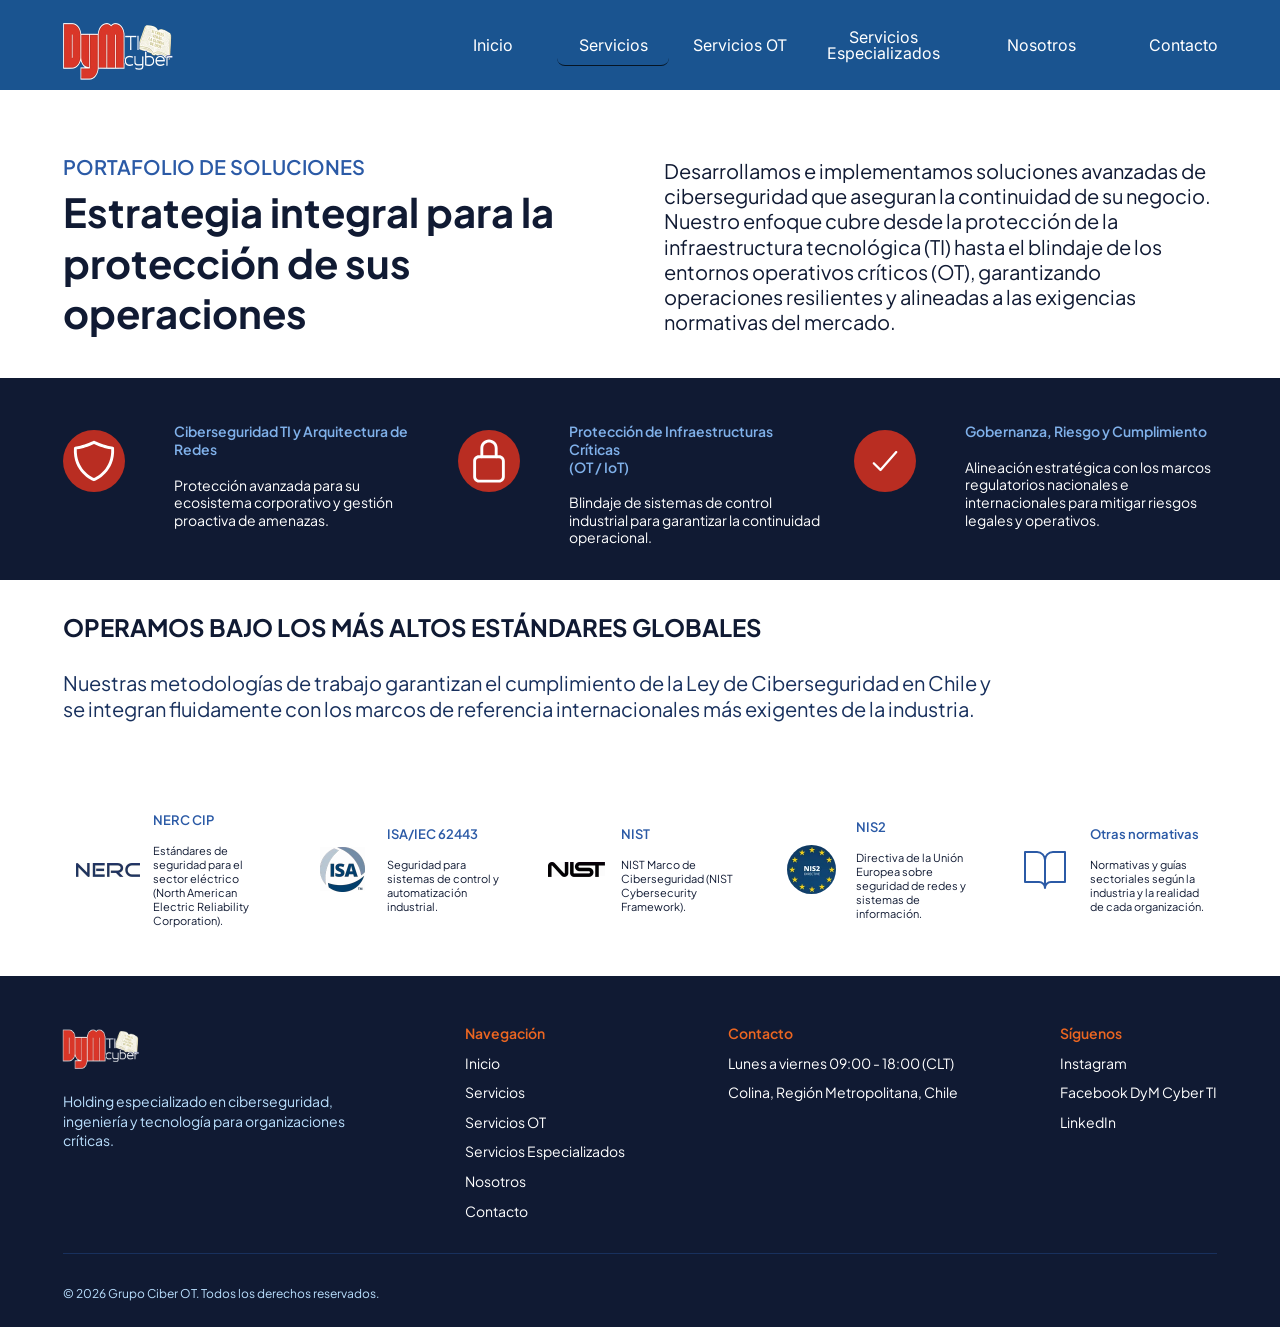
<file: servicios.html>
<!DOCTYPE html>
<html lang="es">
<head>
  <meta charset="UTF-8">
  <meta name="viewport" content="width=device-width, initial-scale=1.0">
  <title>Servicios - DyM Cyber</title>
  <link rel="icon" href="favicon.ico" sizes="32x32">
  <link rel="icon" href="imagenes/favicon.png" type="image/png">
  <link rel="apple-touch-icon" href="imagenes/apple-touch-icon.png">
  <!-- Precarga la página del menú al pasar el mouse, para que el cambio sea instantáneo (Chrome y Edge) -->
  <script type="speculationrules">{ "prerender": [{ "where": { "href_matches": "/*" }, "eagerness": "moderate" }] }</script>
  <meta name="description" content="Portafolio de soluciones de DyM Cyber: ciberseguridad TI, protección de infraestructuras críticas OT / IoT y gobernanza, riesgo y cumplimiento.">
  <link rel="preconnect" href="https://fonts.googleapis.com">
  <link rel="preconnect" href="https://fonts.gstatic.com" crossorigin>
  <link href="https://fonts.googleapis.com/css2?family=Inter:wght@400&family=Plus+Jakarta+Sans:wght@400;600;700&display=swap" rel="stylesheet">
  <link rel="stylesheet" href="css/estilos.css">
</head>
<body>

  <!-- Componente: Header -->
  <header class="header">
    <div class="header__barra">
      <a href="index.html" class="header__logo">
        <img src="imagenes/logo.png" alt="DyM Cyber" data-logo>
      </a>
      <span class="header__lema">"Si crees, verás la gloria de Dios"</span>
      <button class="menu__boton-movil" aria-label="Abrir menú" aria-expanded="false">☰</button>
      <nav class="header__nav">
        <ul class="menu">
          <li><a href="index.html" class="menu__item">Inicio</a></li>
          <li><a href="servicios.html" class="menu__item menu__item--activo">Servicios</a></li>
          <li><a href="servicios-ot.html" class="menu__item">Servicios OT</a></li>
          <li><a href="servicios-especializados.html" class="menu__item">Servicios<br>Especializados</a></li>
          <li><a href="nosotros.html" class="menu__item menu__item--ancho">Nosotros</a></li>
          <li><a href="contacto.html" class="menu__item">Contacto</a></li>
        </ul>
      </nav>
    </div>
  </header>

  <main>
    <!-- Introducción -->
    <section class="intro contenedor">
      <div class="titulo-seccion">
        <p class="titulo-seccion__etiqueta">Portafolio de soluciones</p>
        <h1 class="titulo-seccion__titulo">Estrategia integral para la protección de sus operaciones</h1>
      </div>
      <div class="intro__texto">
        <p>Desarrollamos e implementamos soluciones avanzadas de ciberseguridad que aseguran la continuidad de su negocio.</p>
        <p>Nuestro enfoque cubre desde la protección de la infraestructura tecnológica (TI) hasta el blindaje de los entornos operativos críticos (OT), garantizando operaciones resilientes y alineadas a las exigencias normativas del mercado.</p>
      </div>
    </section>

    <!-- Franja de servicios principales -->
    <section class="banda-servicios">
      <ul class="banda-servicios__lista contenedor">
        <li class="servicio">
          <span class="servicio__icono"><img src="imagenes/icono-escudo.svg" alt="" width="46" height="46"></span>
          <div>
            <h2 class="servicio__titulo">Ciberseguridad TI y Arquitectura de Redes</h2>
            <p class="servicio__texto">Protección avanzada para su ecosistema corporativo y gestión proactiva de amenazas.</p>
          </div>
        </li>
        <li class="servicio">
          <span class="servicio__icono"><img src="imagenes/icono-candado.svg" alt="" width="46" height="46"></span>
          <div>
            <h2 class="servicio__titulo">Protección de Infraestructuras Críticas<br>(OT / IoT)</h2>
            <p class="servicio__texto">Blindaje de sistemas de control industrial para garantizar la continuidad operacional.</p>
          </div>
        </li>
        <li class="servicio">
          <span class="servicio__icono"><img src="imagenes/icono-check.svg" alt="" width="36" height="36"></span>
          <div>
            <h2 class="servicio__titulo">Gobernanza, Riesgo y Cumplimiento</h2>
            <p class="servicio__texto">Alineación estratégica con los marcos regulatorios nacionales e internacionales para mitigar riesgos legales y operativos.</p>
          </div>
        </li>
      </ul>
    </section>

    <!-- Estándares y normativas -->
    <section class="estandares contenedor">
      <h2 class="estandares__titulo">Operamos bajo los más altos estándares globales</h2>
      <p class="estandares__texto">Nuestras metodologías de trabajo garantizan el cumplimiento de la Ley de Ciberseguridad en Chile y se integran fluidamente con los marcos de referencia internacionales más exigentes de la industria.</p>
      <ul class="estandares__lista">
        <li class="norma">
          <img src="imagenes/logo-nerc.webp" alt="NERC" width="64" height="14">
          <div>
            <h3 class="norma__titulo">NERC CIP</h3>
            <p class="norma__texto">Estándares de seguridad para el sector eléctrico (North American Electric Reliability Corporation).</p>
          </div>
        </li>
        <li class="norma">
          <img src="imagenes/logo-isa.webp" alt="ISA" width="45" height="45">
          <div>
            <h3 class="norma__titulo">ISA/IEC 62443</h3>
            <p class="norma__texto">Seguridad para sistemas de control y automatización industrial.</p>
          </div>
        </li>
        <li class="norma">
          <img src="imagenes/logo-nist.webp" alt="NIST" width="57" height="15">
          <div>
            <h3 class="norma__titulo">NIST</h3>
            <p class="norma__texto">NIST Marco de Ciberseguridad (NIST Cybersecurity Framework).</p>
          </div>
        </li>
        <li class="norma">
          <span class="norma__logo-circulo"><img src="imagenes/logo-nis2.webp" alt="NIS2" width="200" height="105"></span>
          <div>
            <h3 class="norma__titulo">NIS2</h3>
            <p class="norma__texto">Directiva de la Unión Europea sobre seguridad de redes y sistemas de información.</p>
          </div>
        </li>
        <li class="norma">
          <img src="imagenes/icono-libro.svg" alt="" width="42" height="38">
          <div>
            <h3 class="norma__titulo">Otras normativas</h3>
            <p class="norma__texto">Normativas y guías sectoriales según la industria y la realidad de cada organización.</p>
          </div>
        </li>
      </ul>
    </section>
  </main>

  <!-- Componente: Footer -->
  <footer class="footer">
    <div class="footer__interior">
      <div class="footer__columnas">
        <div class="footer__marca">
          <img src="imagenes/logo.png" alt="DyM Cyber" data-logo>
          <p>Holding especializado en ciberseguridad, ingeniería y tecnología para organizaciones críticas.</p>
        </div>
        <div class="footer__col">
          <h3>Navegación</h3>
          <ul>
            <li><a href="index.html">Inicio</a></li>
            <li><a href="servicios.html">Servicios</a></li>
            <li><a href="servicios-ot.html">Servicios OT</a></li>
            <li><a href="servicios-especializados.html">Servicios Especializados</a></li>
            <li><a href="nosotros.html">Nosotros</a></li>
            <li><a href="contacto.html">Contacto</a></li>
          </ul>
        </div>
        <div class="footer__col">
          <h3>Contacto</h3>
          <ul>
            <li>Lunes a viernes 09:00 - 18:00 (CLT)</li>
            <li>Colina, Región Metropolitana, Chile</li>
          </ul>
        </div>
        <div class="footer__col">
          <h3>Síguenos</h3>
          <ul>
            <li>Instagram<!-- Pendiente: enlace a la cuenta de DyM --></li>
            <li><a href="https://www.facebook.com/people/DyM-cyber-TI/61595454421816/" target="_blank" rel="noopener">Facebook DyM Cyber TI</a></li>
            <li><a href="https://www.linkedin.com/company/dymti/" target="_blank" rel="noopener">LinkedIn</a></li>
          </ul>
        </div>
      </div>
      <hr class="footer__divisor">
      <p class="footer__copy">© 2026 Grupo Ciber OT. Todos los derechos reservados.</p>
    </div>
  </footer>

  <script src="js/main.js"></script>
</body>
</html>
</file>
<file: css/estilos.css>
/* =========================================================
   DyM Cyber — estilos base
   Las variables de :root son las mismas de Figma ("Colores DyM").
   Si cambias un color aquí, cambia en todo el sitio.
   ========================================================= */

:root {
  /* Marca */
  --marca-navy: #101A33;
  --marca-azul-oscuro: #18305D;
  --marca-azul: #2B5AA6;
  --marca-azul-header: #1A5490;
  --marca-verde: #5EA267;
  --marca-naranja: #EC6621;
  --marca-naranja-hover: #D4561A;

  /* Fondo */
  --fondo-blanco: #FFFFFF;
  --fondo-claro: #F0F5FF;
  --fondo-celeste: #BAE0FF;

  /* Texto */
  --texto-principal: #101A33;
  --texto-secundario: #18305D;
  --texto-claro: #F2F2F7;

  /* Borde y estado */
  --borde-default: #F0F5FF;
  --estado-error: #B3261E;

  /* Botones del hero: en Figma están en rojo (#DA3629), distinto al naranja
     de tu componente Botón. Cuando el equipo decida, se cambia solo aquí. */
  --boton-cta: #DA3629;
  --boton-cta-hover: #B92D22;

  /* Títulos de la franja de Servicios: en Figma #80B1EA, no está en "Colores DyM" */
  --acento-celeste: #80B1EA;
  /* Roadmap de Servicios OT (años y puntos): en Figma #E8123A, tampoco está en la colección */
  --acento-rojo: #E8123A;
  /* Contacto: fondo y círculos de íconos con valores propios en Figma (fuera de la colección) */
  --fondo-contacto: #02182D;
  --rojo-contacto: #B61002;

  /* Tipografía (estilos de texto de Figma) */
  --fuente: "Plus Jakarta Sans", system-ui, sans-serif;
  /* En Figma el menú, los botones del hero y la franja usan Inter */
  --fuente-ui: "Inter", system-ui, sans-serif;
  --h1: 700 40px/1.2 var(--fuente);
  --etiqueta: 600 20px/1.4 var(--fuente);
  --cuerpo-grande: 400 20px/1.4 var(--fuente);
  --cuerpo-medio: 400 16px/1.4 var(--fuente);
  --cuerpo-base: 400 14px/1.4 var(--fuente);
  --tarjeta-titulo: 600 14px/1.4 var(--fuente);
  --boton: 600 16px/1.4 var(--fuente);
  --link: 600 13px/1.4 var(--fuente);
  --pequeno: 400 12px/1.4 var(--fuente);

  /* Medidas */
  /* Figma mide 1512 px; se ensancha para aprovechar pantallas grandes (1920 px) */
  --ancho-max: 1720px;
  --margen-lateral: 63px;
  --radio: 8px;
}

/* ---------- Base ---------- */
*, *::before, *::after { box-sizing: border-box; }
/* Si la ventana es más alta que la página, el espacio bajo el footer queda navy y no blanco */
html { background: var(--marca-navy); }
body {
  margin: 0;
  font: var(--cuerpo-medio);
  color: var(--texto-principal);
  background: var(--fondo-blanco);
}
img { max-width: 100%; display: block; }
a { color: inherit; text-decoration: none; }
.contenedor {
  max-width: var(--ancho-max);
  margin: 0 auto;
  padding: 0 var(--margen-lateral);
}

/* ---------- Cambio suave entre páginas ---------- */
/* Al navegar por el menú, la página actual se desvanece y la nueva aparece.
   El header queda fijo (no parpadea). Funciona en Chrome, Edge y Safari recientes;
   en los demás navegadores la página cambia como siempre. */
@view-transition { navigation: auto; }
.header { view-transition-name: header; }
/* La página actual sale rápido y la nueva entra después, suave y subiendo un poco
   (así no se mezclan las dos y el cruce se ve limpio) */
::view-transition-old(root) { animation: pagina-sale .2s ease-out both; }
::view-transition-new(root) { animation: pagina-entra .5s cubic-bezier(.22, .61, .36, 1) .12s both; }
@keyframes pagina-sale { to { opacity: 0; } }
@keyframes pagina-entra { from { opacity: 0; transform: translateY(10px); } }
@media (prefers-reduced-motion: reduce) {
  @view-transition { navigation: none; }
}

/* ---------- Animación al hacer scroll ---------- */
/* js/main.js agrega .animar a los bloques y .animar--visible cuando entran en pantalla.
   Movimiento corto y lento, con una curva que frena suave al final */
.animar {
  opacity: 0;
  transform: translateY(14px);
  transition: opacity 1s cubic-bezier(.22, .61, .36, 1), transform 1.1s cubic-bezier(.22, .61, .36, 1);
  /* Avisa al navegador que esto se va a mover, para animarlo con la tarjeta gráfica */
  will-change: opacity, transform;
}
.animar--visible { opacity: 1; transform: none; }

/* ---------- Componente: Botón ---------- */
.boton {
  display: inline-flex;
  align-items: center;
  justify-content: center;
  gap: 8px;
  padding: 12px 24px;
  border-radius: var(--radio);
  border: 1px solid transparent;
  font: var(--boton);
  cursor: pointer;
  transition: background-color .2s, color .2s, border-color .2s;
}
.boton--primario { background: var(--marca-naranja); color: var(--fondo-blanco); }
.boton--primario:hover { background: var(--marca-naranja-hover); }
.boton--secundario { background: transparent; color: var(--marca-naranja); border-color: var(--marca-naranja); }
.boton--secundario:hover { background: var(--marca-naranja); color: var(--fondo-blanco); }
.boton--cta { width: 239px; height: 40px; padding: 12px; background: var(--boton-cta); color: var(--texto-claro); font: 400 16px/1 var(--fuente-ui); }
.boton--cta:hover { background: var(--boton-cta-hover); }
.boton--pequeno { padding: 8px 16px; border-radius: 6px; font: var(--link); }
.boton--azul { background: var(--marca-azul); color: var(--fondo-blanco); }
.boton--azul:hover { background: var(--marca-azul-oscuro); }

/* Botón chico de las tarjetas ("Conocer más →"): 131x22 en Figma, Inter 13 */
.boton-mini {
  display: inline-flex;
  align-items: center;
  justify-content: center;
  min-width: 131px;
  height: 22px;
  padding: 0 12px;
  border-radius: var(--radio);
  font: 400 13px/1 var(--fuente-ui);
  color: var(--texto-claro);
  transition: background-color .2s;
}
.boton-mini--azul { background: var(--marca-azul); }
.boton-mini--azul:hover { background: var(--marca-azul-oscuro); }
.boton-mini--naranja { background: var(--marca-naranja); }
.boton-mini--naranja:hover { background: var(--marca-naranja-hover); }

/* ---------- Componente: Input ---------- */
/* Normal: borde Marca/Azul 1 px · Foco: Marca/Naranja 2 px · Error: Estado/Error 2 px */
.input {
  width: 100%;
  padding: 15px 16px;
  border: 1px solid var(--marca-azul);
  border-radius: var(--radio);
  background: var(--fondo-blanco);
  font: var(--cuerpo-medio);
  color: var(--texto-principal);
  outline: none;
}
.input::placeholder { color: var(--texto-secundario); opacity: .5; }
.input:focus { border-color: var(--marca-naranja); box-shadow: inset 0 0 0 1px var(--marca-naranja); }
.input--error, .input--error:focus { border-color: var(--estado-error); box-shadow: inset 0 0 0 1px var(--estado-error); }
.input--area { min-height: 80px; resize: vertical; }

/* ---------- Componente: Header ---------- */
/* Medidas tomadas de Figma (01 - Inicio): alto 90, logo 151x75, ítems de 112 px separados 50 px.
   Márgenes ajustados para que logo y texto del menú queden a 63 px, como el resto de la página:
   logo.png trae 24 px transparentes a la izquierda y "Contacto" va centrado en un ítem de 112 px. */
.header {
  background: var(--marca-azul-header);
  color: var(--fondo-blanco);
  position: sticky;
  top: 0;
  z-index: 10;
}
.header__barra {
  position: relative;
  display: flex;
  align-items: center;
  height: 90px;
  max-width: var(--ancho-max);
  margin: 0 auto;
  padding: 0 41px 0 39px;
}
.header__logo { flex: none; align-self: flex-end; }
.header__logo img { width: 151px; height: 75px; object-fit: contain; object-position: left bottom; }
.header__logo-texto { display: block; font: 700 24px/1 var(--fuente); margin-bottom: 33px; }
.header__lema { font: 400 16px/1.4 var(--fuente-ui); white-space: nowrap; margin-left: 20px; }
.header__nav { margin-left: auto; }
/* Separación de 50 px como en Figma; en notebooks (1300-1550 px) se achica para que todo quepa en una línea */
.menu {
  display: flex;
  align-items: center;
  gap: clamp(8px, calc((100vw - 1300px) / 5), 50px);
  margin: 0;
  list-style: none;
  padding: 0;
}
/* Componente: Item menu (Fondo=Oscuro) */
.menu__item {
  display: flex;
  align-items: center;
  justify-content: center;
  /* Mínimo 112 px como en Figma; los textos largos ("Servicios Especializados") se ensanchan */
  min-width: 112px;
  min-height: 40px;
  padding: 12px 16px;
  border-radius: var(--radio);
  border-bottom: 1px solid transparent;
  font: 400 16px/1 var(--fuente-ui);
  text-align: center;
  white-space: nowrap;
  transition: background-color .2s;
}
.menu__item--ancho { min-width: 155px; }
.menu__item:hover { background: rgba(255, 255, 255, .1); }
.menu__item--activo { border-bottom-color: #061524; }
.menu__boton-movil {
  display: none;
  margin-left: auto;
  background: none;
  border: 0;
  color: inherit;
  font-size: 28px;
  cursor: pointer;
}

/* ---------- Hero (Inicio) ---------- */
/* Alto 423 px. Foto completa en alta calidad (2606x1600), ampliada y recortada
   como en Figma: se ve el panel "CYBERAMENAZA DETECTADA" arriba a la derecha.
   Queda anclada a la derecha para que en pantallas anchas no aparezca un hueco */
.hero {
  position: relative;
  height: 423px;
  background-color: var(--marca-navy);
  background-image: url("../imagenes/hero.webp");
  background-repeat: no-repeat;
  background-size: 1981px auto;
  background-position: right -173px top -508px;
  color: var(--texto-claro);
}
.hero::before {
  content: "";
  position: absolute;
  inset: 0;
  background: linear-gradient(90.08deg, var(--marca-navy) 46.76%, rgba(115, 115, 115, 0) 98.06%);
}
.hero__contenido {
  position: relative;
  max-width: var(--ancho-max);
  margin: 0 auto;
  padding: 53px var(--margen-lateral) 0;
}
.hero__titulo { font: 700 40px/1.3 var(--fuente); margin: 0 0 23px; max-width: 557px; }
.hero__texto { font: 400 20px/1.26 var(--fuente); color: var(--fondo-celeste); margin: 0 0 21px; max-width: 497px; }
.hero__botones { display: flex; flex-wrap: wrap; gap: 19px; }

/* ---------- Franja de pilares (Inicio) ---------- */
/* Textos y separadores repartidos parejo entre los márgenes de 63 px;
   separadores de 30 px (el último de 53 px), como en Figma */
.pilares { background: var(--marca-navy); color: var(--texto-claro); }
.pilares__lista {
  display: flex;
  align-items: center;
  justify-content: space-between;
  height: 88px;
  max-width: var(--ancho-max);
  margin: 0 auto;
  padding: 0 var(--margen-lateral);
  list-style: none;
}
.pilares__item { font: 400 16px/1 var(--fuente-ui); }
.pilares__divisor { width: 1px; height: 30px; background: var(--marca-azul); }
.pilares__divisor--alto { height: 53px; }
.pilares__lema { color: var(--fondo-celeste); }

/* ---------- Componente: Título de sección ---------- */
.titulo-seccion__etiqueta { font: var(--etiqueta); line-height: 1.26; color: var(--marca-azul); text-transform: uppercase; margin: 0 0 8px; }
.titulo-seccion__titulo { font: var(--h1); line-height: 1.26; color: var(--texto-principal); margin: 0; }
/* Variante sobre fondo navy */
.titulo-seccion--claro .titulo-seccion__etiqueta { color: var(--acento-celeste); }
.titulo-seccion--claro .titulo-seccion__titulo { color: var(--fondo-blanco); }

.fondo-navy { background: var(--marca-navy); color: var(--fondo-blanco); }

/* ---------- Servicios: introducción ---------- */
/* Figma (02 - Servicios principales): título 671 px a la izquierda, texto 643 px a la derecha */
.intro {
  display: grid;
  grid-template-columns: minmax(0, 671px) minmax(0, 643px);
  justify-content: space-between;
  align-items: center;
  gap: 48px;
  padding-top: 64px;
  padding-bottom: 40px;
}
.intro__texto p { font: var(--cuerpo-grande); line-height: 1.26; margin: 0; }
/* Servicios OT: franja navy de 216 px */
.intro--oscuro { padding-top: 48px; padding-bottom: 40px; }
/* Servicios Especializados: texto de 16 px */
.intro__texto--medio p { font: var(--cuerpo-medio); line-height: 1.26; color: var(--texto-secundario); }

/* ---------- Servicios: franja navy con 3 servicios ---------- */
.banda-servicios { background: var(--marca-navy); color: var(--fondo-blanco); }
.banda-servicios__lista {
  display: grid;
  grid-template-columns: repeat(3, 1fr);
  gap: 32px;
  margin: 0 auto;
  padding-top: 45px;
  padding-bottom: 33px;
  list-style: none;
}
.servicio { display: flex; align-items: flex-start; gap: 49px; }
.servicio__icono {
  flex: none;
  display: grid;
  place-items: center;
  width: 62px;
  height: 62px;
  margin-top: 7px;
  border-radius: 50%;
  background: var(--boton-cta-hover);
}
.servicio__titulo { font: var(--tarjeta-titulo); line-height: 1.26; color: var(--acento-celeste); margin: 0; max-width: 300px; }
.servicio__texto { font: var(--cuerpo-base); line-height: 1.26; margin: 18px 0 0; max-width: 300px; }

/* ---------- Servicios: estándares y normativas ---------- */
.estandares { padding-top: 32px; padding-bottom: 26px; }
.estandares__titulo { font: 700 24px/1.26 var(--fuente); text-transform: uppercase; margin: 0 0 28px; }
.estandares__texto { font: var(--cuerpo-grande); line-height: 1.26; color: var(--texto-secundario); max-width: 944px; margin: 0 0 68px; }
.estandares__lista {
  display: grid;
  grid-template-columns: repeat(5, 1fr);
  gap: 17px;
  margin: 0;
  padding: 0;
  list-style: none;
}
/* Tarjeta de norma: 260x121, logo en una columna de 64 px y texto a la derecha */
.norma {
  display: grid;
  grid-template-columns: 64px 1fr;
  align-items: center;
  gap: 13px;
  min-height: 121px;
  padding: 23px 13px;
  border-radius: var(--radio);
  background: var(--fondo-blanco);
}
.norma > img { justify-self: center; }
/* Figma recorta el logo de NIS2 en un círculo de 49 px */
.norma__logo-circulo { justify-self: center; width: 49px; height: 49px; border-radius: 50%; overflow: hidden; }
.norma__logo-circulo img { max-width: none; margin: -28px 0 0 -75px; }
/* Tamaños 13 y 11 px tal como en Figma (no son estilos de texto de la colección) */
.norma__titulo { font: 600 13px/1.26 var(--fuente); color: var(--marca-azul); margin: 0; }
.norma__texto { font: 400 11px/1.26 var(--fuente); color: var(--texto-principal); margin: 16px 0 0; }

/* ---------- Servicios OT: OTRiskmap ---------- */
/* Figma (03 - Servicios OT): texto 598 px | computador 403x245 | lista de 4 características */
.otriskmap {
  display: grid;
  grid-template-columns: minmax(0, 598px) 403px minmax(0, 306px);
  justify-content: space-between;
  align-items: center;
  gap: 32px;
  padding-top: 37px;
  padding-bottom: 47px;
}
.otriskmap__texto { font: var(--cuerpo-grande); line-height: 1.26; margin: 16px 0 33px; }
/* La imagen viene con margen; Figma la recorta y la amplía al 128 % */
.otriskmap__imagen { position: relative; width: 403px; height: 245px; overflow: hidden; }
.otriskmap__imagen img { position: absolute; max-width: none; width: 128.17%; height: auto; left: -14.7%; top: -14.29%; }

.caracteristicas { display: grid; gap: 22px; margin: 0; padding: 0; list-style: none; }
.caracteristica { display: grid; grid-template-columns: 37px 1fr; align-items: start; gap: 12px; }
.caracteristica__icono { display: grid; place-items: center; height: 37px; }
/* En Figma el ícono de Assessment está volteado verticalmente */
.icono-volteado { transform: scaleY(-1); }
.caracteristica__titulo { font: var(--tarjeta-titulo); line-height: 1.26; color: var(--marca-azul); margin: 0; }
.caracteristica__texto { font: var(--cuerpo-base); line-height: 1.26; margin: 0; }

/* ---------- Servicios OT: roadmap ---------- */
.ruta {
  display: grid;
  grid-template-columns: minmax(0, 495px) minmax(0, 841px);
  justify-content: space-between;
  align-items: start;
  gap: 48px;
  padding-bottom: 53px;
}
.ruta__texto { font: var(--cuerpo-grande); line-height: 1.26; margin: 14px 0 0; }
.ruta__lineas { display: grid; gap: 36px; margin-top: 36px; }

/* Componente: línea de tiempo (un año del roadmap) */
.linea-tiempo__anio { font: var(--tarjeta-titulo); color: var(--acento-rojo); margin: 0 0 14px; }
.linea-tiempo__hitos {
  position: relative;
  display: grid;
  grid-auto-flow: column;
  grid-auto-columns: 1fr;
  margin: 0;
  padding: 0;
  list-style: none;
}
/* La línea pasa por el centro de los puntos */
.linea-tiempo__hitos::before {
  content: "";
  position: absolute;
  top: 7px;
  left: 0;
  right: 0;
  height: 1px;
  background: var(--marca-navy);
}
.linea-tiempo--azul .linea-tiempo__hitos::before { background: var(--marca-azul); }
.linea-tiempo__hitos li {
  position: relative;
  padding: 24px 4px 0;
  font: var(--cuerpo-base);
  text-align: center;
  hyphens: auto;
}
.linea-tiempo__hitos li::before {
  content: "";
  position: absolute;
  top: 0;
  left: 50%;
  width: 16px;
  height: 16px;
  margin-left: -8px;
  border-radius: 50%;
  background: var(--acento-rojo);
}

/* ---------- Servicios Especializados: 8 tarjetas ---------- */
/* Figma (04 - Servicios especializados): tarjetas de 503x152 en 2 columnas centradas */
.servicios-esp { padding-bottom: 40px; }
.servicios-esp__etiqueta { margin: 0 0 28px; }
.servicios-esp__lista {
  display: grid;
  grid-template-columns: repeat(2, minmax(0, 503px));
  justify-content: center;
  gap: 16px 32px;
  margin: 0;
  padding: 0;
  list-style: none;
}
.tarjeta-esp {
  display: grid;
  grid-template-columns: 71px 1fr 117px;
  align-items: center;
  gap: 18px;
  min-height: 152px;
  padding-left: 13px;
  border: 1px solid var(--marca-azul);
  border-radius: var(--radio);
  overflow: hidden;
}
.tarjeta-esp__icono {
  align-self: start;
  display: grid;
  place-items: center;
  width: 71px;
  height: 71px;
  margin-top: 19px;
  border-radius: 50%;
  background: var(--boton-cta-hover);
}
.tarjeta-esp__titulo { font: var(--tarjeta-titulo); line-height: 1.26; color: var(--marca-azul); margin: 0; }
.tarjeta-esp__texto { font: var(--cuerpo-base); line-height: 1.26; color: var(--texto-secundario); margin: 18px 0 0; }
.tarjeta-esp__foto { width: 117px; height: 100%; object-fit: cover; border-radius: var(--radio); }
.tarjeta-esp__foto--borde { border: 2px solid var(--fondo-claro); }

/* Ícono de Video Analítica: en Figma son 3 piezas (marco de escaneo, ojo y pupila) */
.icono-scan { position: relative; width: 45px; height: 45px; }
.icono-scan img { position: absolute; max-width: none; }
.icono-scan__marco { left: 4.2px; top: 4.2px; width: 36.6px; height: 36.6px; }
.icono-scan__ojo { left: 7.97px; top: 12.81px; width: 29.07px; height: 19.38px; }
.icono-scan__pupila { left: 16.69px; top: 16.69px; width: 11.62px; height: 11.62px; }

/* ---------- Servicios Especializados: modelo de ejecución ---------- */
.modelo {
  display: grid;
  grid-template-columns: 340px 1fr 195px;
  align-items: start;
  gap: 24px;
  padding-top: 38px;
  padding-bottom: 57px;
}
.modelo__titulo { font-size: 32px; }
.modelo__texto { font: var(--cuerpo-grande); line-height: 1.26; max-width: 289px; margin: 29px 0 0; }
.modelo__pasos {
  display: grid;
  grid-template-columns: repeat(4, 1fr);
  gap: 20px;
  margin: 91px 0 0;
  padding: 0;
  list-style: none;
}
.paso { display: flex; flex-direction: column; align-items: center; text-align: center; }
.paso__icono {
  display: grid;
  place-items: center;
  width: 71px;
  height: 70px;
  border-radius: 50%;
  background: var(--boton-cta-hover);
}
/* En Figma los pasos usan Inter (del kit externo), no Plus Jakarta Sans */
.paso__titulo { font: 600 24px/1.2 var(--fuente-ui); letter-spacing: -0.48px; color: var(--acento-celeste); margin: 14px 0 18px; }
.paso__texto { font: 400 16px/1 var(--fuente-ui); margin: 0; }
/* Línea vertical con degradado rojo y el resultado del ciclo */
.modelo__resultado {
  position: relative;
  display: flex;
  align-items: center;
  min-height: 151px;
  max-width: 195px;
  margin: 98px 0 0;
  padding-left: 15px;
  font: 600 16px/1.26 var(--fuente);
  color: var(--acento-celeste);
  text-transform: uppercase;
}
.modelo__resultado::before {
  content: "";
  position: absolute;
  left: 0;
  top: 0;
  bottom: 0;
  width: 1px;
  background: linear-gradient(var(--boton-cta-hover), var(--acento-rojo));
}

/* ---------- Nosotros: hero con foto ---------- */
/* Foto ampliada al 122 % como en Figma, con degradado navy de izquierda a derecha */
.hero-nosotros {
  position: relative;
  min-height: 509px;
  background: var(--marca-navy) url("../imagenes/nos-hero.webp") no-repeat 40% 50% / 121.84% auto;
  color: var(--fondo-blanco);
}
.hero-nosotros::before {
  content: "";
  position: absolute;
  top: 0;
  bottom: 0;
  left: 0;
  width: 89.88%;
  background: linear-gradient(90deg, var(--marca-navy) 48.08%, rgba(48, 78, 153, 0) 100%);
}
.hero-nosotros__contenido { position: relative; padding-top: 58px; padding-bottom: 48px; }
/* Aquí la etiqueta es Fondo/Celeste, no el celeste #80B1EA de otras páginas */
.hero-nosotros .titulo-seccion__etiqueta { color: var(--fondo-celeste); }
.hero-nosotros .titulo-seccion__titulo { max-width: 497px; }
.hero-nosotros__texto { font: var(--cuerpo-grande); line-height: 1.26; max-width: 786px; margin: 14px 0 0; }

/* ---------- Nosotros: equipo ---------- */
.equipo { padding-top: 47px; padding-bottom: 35px; }
.perfil {
  display: grid;
  grid-template-columns: 228px 1fr;
  gap: 76px;
  max-width: 996px;
  min-height: 337px;
  margin: 43px auto 0;
  padding: 9px 36px 9px 42px;
  border: 1px solid var(--marca-azul);
  border-radius: var(--radio);
  box-shadow: 0 4px 7px rgba(0, 0, 0, .3);
}
/* Foto recortada (PNG sin fondo) sobre un degradado de marca, en formato 137:188.
   Se ve completa (manos incluidas) y apoyada en la base; en Figma iba ampliada al 175 % sobre blanco */
.perfil__foto {
  position: relative;
  width: 228px;
  aspect-ratio: 137 / 188;
  overflow: hidden;
  border-radius: var(--radio);
  background: linear-gradient(180deg, var(--marca-azul) 0%, var(--marca-navy) 100%);
}
.perfil__foto img { position: absolute; max-width: none; width: 147.4%; height: auto; left: -27.4%; bottom: 0; }
.perfil__datos { padding-top: 30px; color: var(--texto-secundario); }
.perfil__area { font: 700 20px/1.26 var(--fuente); color: var(--marca-azul); text-transform: uppercase; margin: 0 0 16px; }
.perfil__nombre { font: 600 18px/1.26 var(--fuente); margin: 0; }
.perfil__cargo { font: 400 16px/1.26 var(--fuente); margin: 0 0 15px; }
.perfil__bio { font: 400 14px/1.26 var(--fuente); margin: 0 0 28px; }
.perfil__areas { font: 600 11px/1.26 var(--fuente); margin: 0 0 22px; }
.perfil__boton { min-width: 172px; height: 29px; }

/* ---------- Nosotros: asociaciones ---------- */
.alianzas { padding-top: 35px; padding-bottom: 83px; }
.alianzas__lista {
  display: flex;
  flex-wrap: wrap;
  justify-content: center;
  gap: 46px;
  margin: 50px 0 0;
  padding: 0;
  list-style: none;
}
.alianza {
  display: flex;
  flex-direction: column;
  align-items: center;
  width: 406px;
  height: 249px;
  padding: 34px 0 20px;
  background: var(--fondo-blanco);
  border: 2px solid var(--fondo-claro);
  border-radius: var(--radio);
  box-shadow: 0 4px 10.7px rgba(0, 0, 0, .25);
}
.alianza img { margin: auto 0; }

/* ---------- Nosotros: galería de eventos ---------- */
/* En Figma la fila se desliza hacia el lado (la última tarjeta queda cortada) */
.galeria {
  display: flex;
  gap: 34px;
  overflow-x: auto;
  scroll-snap-type: x mandatory;
  /* Sin esto el "snap" pega la primera tarjeta al borde y se pierde el margen */
  scroll-padding-inline: var(--margen-lateral);
  scrollbar-color: var(--marca-azul) transparent;
  margin: 0 auto;
  padding-top: 67px;
  padding-bottom: 52px;
  list-style: none;
}
.galeria__tarjeta {
  flex: 0 0 406px;
  display: flex;
  flex-direction: column;
  align-items: center;
  gap: 15px;
  height: 388px;
  padding-top: 41px;
  border-radius: var(--radio);
  background: rgba(43, 90, 166, .1);
  scroll-snap-align: start;
}
.galeria__tarjeta img { width: 318px; height: 282px; object-fit: cover; }

/* ---------- Contacto ---------- */
.contacto { position: relative; overflow: hidden; background: var(--fondo-contacto); color: var(--fondo-blanco); }
.contacto__fondo,
.contacto__brillo { position: absolute; inset: 0; width: 100%; height: 100%; max-width: none; }
.contacto__fondo { object-fit: cover; opacity: .2; }
.contacto__brillo { pointer-events: none; }
/* Cuando el brillo (WebGPU) funciona, el lienzo ya dibuja el mapa */
.contacto--brillo .contacto__fondo { display: none; }
.contacto__interior {
  position: relative;
  display: grid;
  grid-template-columns: minmax(0, 797px) 381px;
  justify-content: space-between;
  align-items: start;
  gap: 48px;
  padding-top: 102px;
  padding-bottom: 116px;
}
/* En Figma este título mide 48 px (los demás 40) */
.contacto__titulo { font-size: 48px; }
.contacto__texto { font: var(--cuerpo-grande); line-height: 1.26; margin: 10px 0 0; }

.datos-contacto { display: grid; gap: 35px; margin: 43px 0 0; padding: 0; list-style: none; }
.dato { display: flex; align-items: center; gap: 16px; }
.dato__icono {
  flex: none;
  display: grid;
  place-items: center;
  width: 62px;
  height: 62px;
  border-radius: 50%;
  background: var(--rojo-contacto);
}
.dato__titulo { font: var(--tarjeta-titulo); line-height: 1.26; color: var(--acento-celeste); margin: 0; }
.dato__valor { display: block; font: var(--cuerpo-base); line-height: 1.26; margin: 0; }
.dato__valor--enlace { text-decoration: underline; }
.dato__valor--enlace:hover { color: var(--fondo-celeste); }

.redes { display: flex; flex-wrap: wrap; gap: 24px 110px; margin: 104px 0 0; padding: 0; list-style: none; }
.red, .red__enlace { display: flex; align-items: center; gap: 16px; }
.red__logo { flex: none; width: 62px; height: 62px; border-radius: 50%; overflow: hidden; }
.red__logo img { width: 100%; height: 100%; object-fit: cover; }
.red__nombre { font: var(--tarjeta-titulo); }
.red__enlace:hover .red__nombre { color: var(--fondo-celeste); }

/* Panel del formulario: 381 px, fondo azul oscuro al 20 % */
.panel-form { padding: 22px 36px 36px; border-radius: var(--radio); background: rgba(24, 48, 93, .2); }
.panel-form__titulo { color: var(--acento-celeste); margin: 0 0 18px; }
.form {
  display: flex;
  flex-direction: column;
  gap: 24px;
  padding: 24px;
  border: 1px solid var(--borde-default);
  border-radius: var(--radio);
  background: var(--fondo-blanco);
}
.campo { display: flex; flex-direction: column; gap: 8px; }
.campo__etiqueta { font: var(--cuerpo-medio); color: var(--texto-secundario); }
.form__enviar { width: 100%; }
.form__enviar:disabled { opacity: .7; cursor: wait; }
.form__trampa { position: absolute; left: -9999px; width: 1px; height: 1px; opacity: 0; }
.consentimiento { display: flex; align-items: flex-start; gap: 12px; margin-top: 18px; font: 400 16px/1.4 var(--fuente-ui); cursor: pointer; }
.consentimiento input { flex: none; width: 16px; height: 16px; margin: 3px 0 0; accent-color: var(--marca-azul); }
.form__estado { min-height: 20px; margin: 12px 0 0; font: var(--cuerpo-base); color: var(--fondo-celeste); }

/* Componente: Aviso (Figma "Dialog Body", 466 px). Aparece y desaparece sin animación,
   centrado y sin oscurecer el fondo, como en el video del equipo */
.aviso {
  width: min(466px, calc(100% - 32px));
  max-width: 600px;
  padding: 32px;
  border: 1px solid var(--texto-secundario);
  border-radius: var(--radio);
  background: var(--fondo-blanco);
  color: var(--marca-azul);
  box-shadow: 0 16px 16px -4px rgba(12, 12, 13, .1), 0 4px 2px -4px rgba(12, 12, 13, .05);
}
.aviso::backdrop { background: transparent; }
/* Al abrirse, el foco queda en el aviso (no en la ×) para que no aparezca el anillo de foco */
.aviso:focus { outline: none; }
.aviso__cerrar:focus-visible { outline: 2px solid var(--marca-naranja); outline-offset: 2px; }
/* El aviso usa Inter, como en Figma (viene del kit externo) */
.aviso__titulo { font: 600 24px/1.2 var(--fuente-ui); letter-spacing: -0.48px; margin: 0 0 12px; }
.aviso__texto { font: 400 16px/1.4 var(--fuente-ui); margin: 0; }
.aviso__cerrar {
  position: absolute;
  top: 7px;
  right: 7px;
  display: grid;
  place-items: center;
  padding: 8px;
  border: 0;
  border-radius: 32px;
  background: transparent;
  cursor: pointer;
}
.aviso__cerrar:hover { background: var(--fondo-claro); }

/* ---------- Componente: Footer ---------- */
.footer { background: var(--marca-navy); color: var(--fondo-blanco); }
.footer__interior {
  max-width: var(--ancho-max);
  margin: 0 auto;
  padding: 48px var(--margen-lateral) 24px;
}
.footer__columnas { display: flex; justify-content: space-between; gap: 48px; }
/* -17px compensa el borde transparente de logo.png para alinearlo con el texto */
.footer__marca img { width: 105px; height: auto; margin-left: -17px; }
.footer__marca p { font: var(--cuerpo-base); color: var(--fondo-celeste); width: 300px; margin: 16px 0 0; }
.footer__col h3 { font: var(--tarjeta-titulo); color: var(--marca-naranja); margin: 0 0 10px; }
.footer__col ul { list-style: none; margin: 0; padding: 0; display: grid; gap: 10px; }
.footer__col li, .footer__col a { font: var(--cuerpo-base); }
.footer__col a:hover { color: var(--marca-naranja); }
.footer__divisor { border: 0; height: 1px; background: var(--marca-azul-oscuro); margin: 32px 0; }
.footer__copy { font: var(--pequeno); color: var(--fondo-celeste); margin: 0; }

/* ---------- Celular y tablet ---------- */
/* Figma solo tiene escritorio (1512 px); esto es una adaptación propuesta */
@media (max-width: 1300px) {
  .header__lema { display: none; }
  .menu { gap: 8px; }
  .pilares__lista { padding: 0 24px; }
}
@media (max-width: 1100px) {
  .menu__boton-movil { display: block; }
  .header__nav { margin-left: 0; }
  .menu {
    display: none;
    position: absolute;
    top: 90px;
    left: 0;
    right: 0;
    flex-direction: column;
    align-items: stretch;
    background: var(--marca-azul-header);
    padding: 8px 16px 16px;
  }
  .menu.menu--abierto { display: flex; }
  .menu__item, .menu__item--ancho { width: auto; }
  .menu__item br { display: none; }
  .hero { height: auto; padding-bottom: 48px; background-size: cover; background-position: 75% 45%; }
  .pilares__lista { display: grid; height: auto; grid-template-columns: repeat(3, 1fr); gap: 20px 0; padding: 24px 16px; }
  .pilares__divisor { display: none; }
  .intro { grid-template-columns: minmax(0, 1fr); gap: 24px; }
  .banda-servicios__lista { grid-template-columns: 1fr; }
  .estandares__lista { grid-template-columns: repeat(2, 1fr); }
  /* minmax(0, 1fr) evita que la imagen de 403 px estire la columna y la página se salga por el lado */
  .otriskmap, .ruta { grid-template-columns: minmax(0, 1fr); }
  .otriskmap__imagen { width: 100%; max-width: 403px; height: auto; aspect-ratio: 403 / 245; }
  .ruta__lineas { margin-top: 0; }
  /* El año 2 tiene 9 hitos: en pantallas chicas se ordenan en filas */
  .linea-tiempo__hitos { grid-auto-flow: row; grid-template-columns: repeat(3, 1fr); row-gap: 20px; }
  .linea-tiempo__hitos::before { display: none; }
  .servicios-esp__lista { grid-template-columns: minmax(0, 503px); }
  .modelo { grid-template-columns: 1fr; }
  .modelo__pasos { grid-template-columns: repeat(2, 1fr); row-gap: 32px; margin-top: 0; }
  .modelo__resultado { margin-top: 0; min-height: 80px; max-width: none; }
  .hero-nosotros { background-size: cover; }
  .hero-nosotros::before { width: 100%; }
  .perfil { grid-template-columns: 1fr; gap: 24px; padding: 24px; }
  .perfil__datos { padding-top: 0; }
  .contacto__interior { grid-template-columns: minmax(0, 1fr); }
  .panel-form { max-width: 560px; }
  /* Franja de Servicios en una columna: el texto usa todo el ancho */
  .servicio__titulo, .servicio__texto { max-width: none; }
  .footer__columnas { flex-wrap: wrap; }
}
@media (max-width: 640px) {
  :root { --margen-lateral: 16px; }
  .hero__contenido { padding: 40px 16px 0; }
  .hero__titulo { font-size: 30px; }
  .hero__texto { font-size: 17px; }
  .boton--cta { width: 100%; }
  .pilares__lista { grid-template-columns: repeat(2, 1fr); }
  .footer__marca p { width: auto; }
  .titulo-seccion__titulo { font-size: 30px; }
  .estandares__lista { grid-template-columns: 1fr; }
  .tarjeta-esp { grid-template-columns: 62px 1fr; padding: 13px; }
  .tarjeta-esp__icono { width: 62px; height: 62px; margin-top: 0; }
  .tarjeta-esp__foto { display: none; }
  .modelo__pasos { grid-template-columns: 1fr; }
  .alianza { width: 100%; }
  .galeria__tarjeta { flex-basis: 85%; }
  .galeria__tarjeta img { width: 85%; }
  .contacto__titulo { font-size: 34px; }
  .redes { gap: 24px 40px; margin-top: 48px; }
  .contacto__interior { padding-top: 48px; padding-bottom: 48px; }
  .panel-form { padding: 22px 16px 24px; }
  .form { padding: 16px; }
  /* El logo trae 24 px transparentes: sin relleno izquierdo queda alineado al margen de 16 px */
  .header__barra { padding: 0 16px 0 0; }
}
</file>
